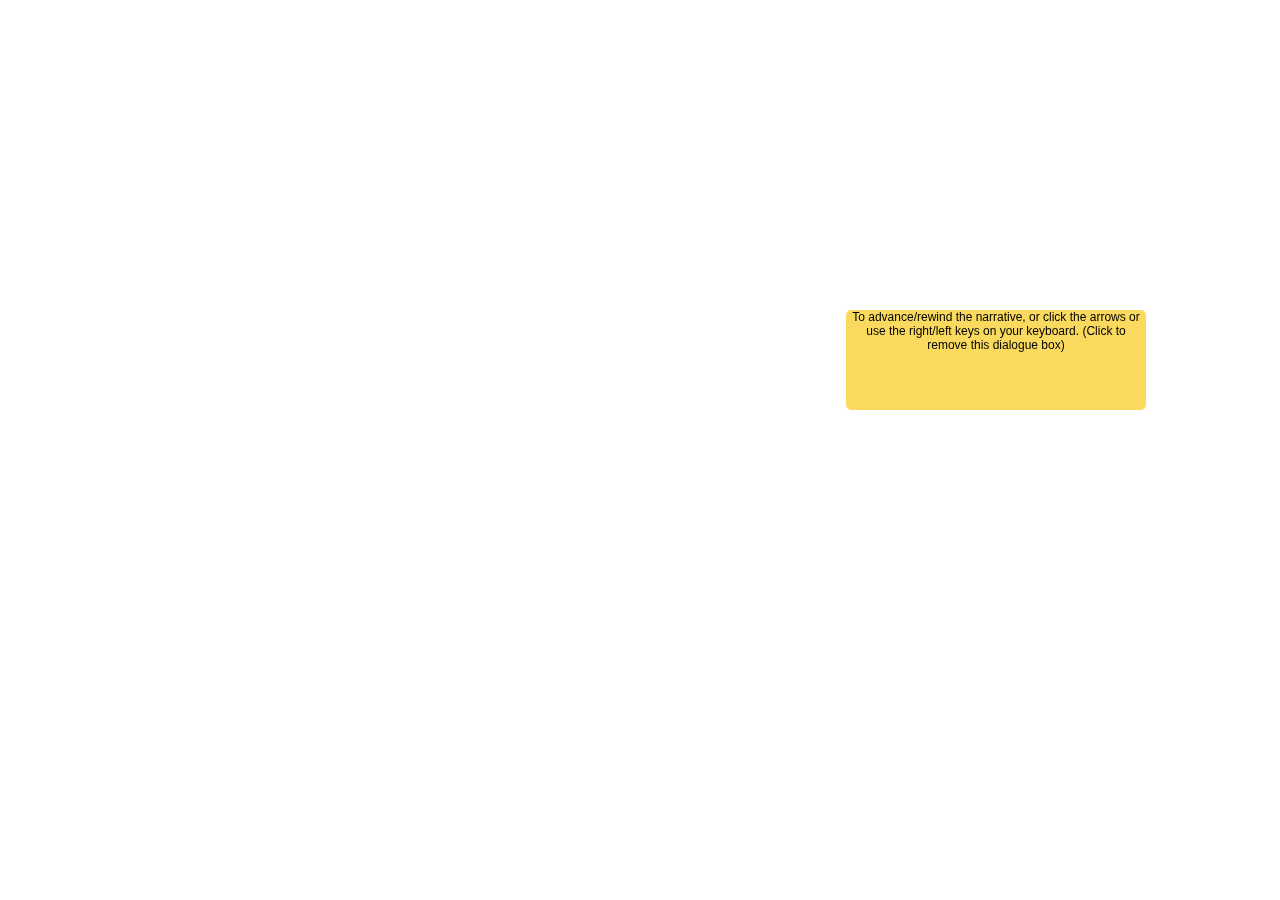
<file: docs/index.html>
<!-- References: -->
<!-- http://bl.ocks.org/d3noob/7030f35b72de721622b8 -->
<!-- http://bl.ocks.org/phoebebright/3131368 -->
<!-- onclick: https://stackoverflow.com/questions/46713258/detecting-keypress-in-d3-js -->

<!-- A general note -- this script uses d3.js v4. v3 and v4
are often not compatabile, unfortunately, so if encountering
unexpected errors...check this. -->

<!DOCTYPE html>
<meta charset="utf-8">
<head>
<!-- I personally do not like our current font choice. To edit? -->
<link rel="stylesheet" type="text/css" href="map.css">
<style type="text/css">

/* Size and style and positioning of overlay box*/
.modal {
  position: fixed;
  width: 300px;
  height: 100px;
  top: 40%;
  left: 70%;
  margin-top: -50px; /* Negative half of height. */
  margin-left: -50px; /* Negative half of width. */
  text-align: center;
  background-color: rgba(250,218,94,1);
  color: black;
  border-radius: 5px;
  text-align: center;
  z-index: 11; /* 1px higher than the overlay layer */
  word-wrap: break-word;
}

/* Arrow shape, orientiation, styling*/

#leftarrow {
    border-right:15px solid black;
    border-bottom:15px solid black;
    width:50px;
    height:50px;
    transform: rotate(135deg);
    margin-top:40px;
    margin-left:40px; /* move away from left window edge slightly */
}

#leftarrow {
  display: flex;
  margin-top: auto;
}

#arrow {
    border-right:15px solid black;
    border-bottom:15px solid black;
    width:50px;
    height:50px;
    transform: rotate(-45deg);
    margin-top:40px;
    margin-left:40px;
}

#arrow {
  display: flex;
  margin-top: auto;
}

</style>
</head>

<script src="https://d3js.org/d3.v4.min.js"></script> 
<script src="https://d3js.org/d3-scale-chromatic.v1.min.js"></script> 
<script src="https://ajax.googleapis.com/ajax/libs/jquery/3.3.1/jquery.min.js"></script> 
<!-- <script src="https://d3js.org/topojson.v2.min.js"></script> -->
<script src="https://d3js.org/d3-axis.v1.min.js"></script>
<!-- <script src="https://d3js.org/d3-drag.v1.min.js"></script> -->
<!-- <script src="https://cdn.rawgit.com/vast-engineering/jquery-popup-overlay/1.7.13/jquery.popupoverlay.js"></script> -->
<script src="js/keybinding.js"></script>
<!-- <script src="xkcdgraphs/xkcd.js"></script> -->
<!-- <script src="xkcdgraphs/parser.js"></script> -->

<script src="js/draw.js"></script>
<body onclick="off()" onresize="off()">

   <div class="modal" id="overlay"> 
    To advance/rewind the narrative, or click the arrows or use the right/left keys on your keyboard.
    (Click to remove this dialogue box)
    </div>
  

</body>

<script type="text/javascript">
// Overlay control:
function on() {
  document.getElementById("overlay").style.display = "block";
};
function off() {
  document.getElementById("overlay").style.display = "none";
}

// Layout page with CSS grid
// Add 'tutorial' with HTML overlay
// On click, increment count variable and move through steps of the story, each of which is
// outlined in its own function?

// Set up grid, on which we can place objects.
var grid = d3.select("body")
  .append("div")
  .attr("id", "grid")
  .attr("class", "grid");

// Initial text    
// In future, select 'title_text' to replace this headline.
grid
  .append("div")
  .attr("class", "row_divs")
  .append("h1")
  .attr("id", "title_text")
  .text("The unemployment rate has recovered since the financial crisis.");

// Global variables, setup, housekeeping.
var margin = {top: 20, right: 20, bottom: 50, left: 100},
  width = 960 - margin.left - margin.right,
  height = 500 - margin.top - margin.bottom;
var parseTime = d3.timeParse("%Y-%m-%d");
var parseYear = d3.timeParse("%Y");
var percentFormat = d3.format(".1%"); 
transitionTime = 300; // What feels best? Should it always be the same?
how_far_below_min_for_y_scale = .1 // We don't want y axis to start 
                                   // at the minimum value, so use this
                                   // parameter to extend axis a bit below 
                                   // minimum value.

// Add left arrow. By appending this before the chart
// svg, it automatically goes to the left.
var chart_and_controls = grid.append("div").attr('id','chart_and_controls');
var leftarrow = chart_and_controls.append("div").attr("id", "leftarrow");

// SVG element contains our main chart.
var svg = chart_and_controls.append("div").append("svg")
  .attr('id', 'emp_chart')
  .attr("width", width + margin.left + margin.right)
  .attr("height", height + margin.top + margin.bottom)
  .append("g")
  .attr("transform",
        "translate(" + margin.left + "," + margin.top + ")");

// D3 code.

// Import the data.
d3.csv("data/employment.csv", function(error, data) {
	d3.csv("data/lf_education.csv", function(error2, data2) {
    d3.csv("data/labor.csv", function(error2, data3) {
		// lf demographic data by education from
		// https://www.bls.gov/opub/mlr/2016/article/pdf/labor-force-participation-what-has-happened-since-the-peak.pdf
  		if (error) throw error;

  // D3 scales
  // (use xx and yy as names to differentiate 
  // between x and y components of d3.line())
  var xx = d3.scaleTime().range([0, width]);
  var yy = d3.scaleLinear().range([height, 0]);

  data.forEach(function(d) {
    d.date = parseTime(d.DATE);
    d.unrate = +d.UNRATE/100; // Divide by 100 to format as %.
    d.notinLF = +d.notinLF/100;//+d.LFPR;
    d.m_not_lfpr = +d.m_not_lfpr/100;
    d.w_not_lfpr = +d.w_not_lfpr/100;
  });

  data2.forEach(function(d) {
    d.year = parseYear(d.year);
    d.lessHS = +d.lessHS_adj/100;
    d.HS = +d.HS_adj/100;
    d.some_college = +d.some_college_adj/100;
    d.AD = +d.AD_adj/100;
    d.BD = +d.BD_adj/100;
  });

  data3.forEach(function(d) {
    d.supply = +d.supply;
    d.demand = +d.demand;
    d.hours = +d.hours;
    console.log(d)
  });

  addInitialAxes(xx, yy, data, 'date', 'unrate','Date', 'Percent (%)');

// On right arrow key, progress thru story. 
  function story(){
    if (count == 0 ) {
      change_slide_title('The unemployment rate has recovered since the financial crisis.');
      fade_out_object('lfpr_line');
      draw_lines(data, 'date', ['unrate'], ['steelblue'], 'time', yscale_type = 'linear', ['emp_line']); 
    };
    if (count == 1 ) {
      change_slide_title('This story is incomplete, however.');
    };
    if (count == 2 ) {
      fade_out_object('#emp_line');
      replace_axis(data, yy, 
        old_axis_id = 'unemployment_axis', 
        new_axis_id = 'lfpr_axis', 
        new_series = ['notinLF'], 
        type='y');
      change_slide_title('The percent of Americans out of the labor force has been rising sharply.');
      draw_lines(data, 'date', ['notinLF'],  xscale_type = 'time', yscale_type = 'linear', ['darkred'], ['lfpr_line']); 
      draw_lines(data, 'date', ['notinLF'],  xscale_type = 'time', yscale_type = 'linear',['darkred'], ['lfpr_line2']); 
    };
    if (count == 3) {
      replace_axis(data, 
        yy, 
        old_axis_id = 'lfpr_axis', 
        new_axis_id = 'm_not_lfpr_axis', 
        new_series = ['m_not_lfpr','w_not_lfpr'],
        type='y');
      split_line(data, 'date', ['lfpr_line', 'lfpr_line2'], ['m_not_lfpr', 'w_not_lfpr'], xx, yy);
      change_slide_title('In particular, this rise has been steeper for men.');
      label_line(data, 'w_not_lfpr', yy, 'women_text', 'Women', 'green');	     
      label_line(data, 'm_not_lfpr', yy, 'men_text', 'Men', 'LightCoral');
    };
    if (count == 4) {
    	// Fade and remove women
    	fade_out_object('#w_not_lfpr'); // This doesn't fade properly?
    	d3.select('#women_text').remove();
    	d3.select('#w_not_lfpr').remove();
    	replace_axis(data, 
        yy, 
        old_axis_id = 'm_not_lfpr_axis', 
        new_axis_id = 'm_not_lfpr_axis2', 
        new_series = ['m_not_lfpr'],
        type = 'y');
		
		  d3.select('#m_not_lfpr').transition().duration(transitionTime).attr("d", d3.line() //.delay(1000)
        .x(function(d) { return xx(d['date']); })
        .y(function(d) { return yy(d['m_not_lfpr']); }))

        change_slide_title('Even after the recession\'s end, this rise has not stopped.');

        var recessionStart = new Date('February 1, 2008');
        var recessionEnd = new Date('February 1, 2010');

        var area = d3.area()
          .x(function(d){ return xx(d.date); })
          .y0(function(d) { return yy(d['m_not_lfpr']); })
          .y1(height);

        svg.append("path")
          .datum(data.filter(function(d){return recessionStart < d['date'] && d['date'] < recessionEnd;}))
          .attr("fill", "LightCoral")
          .attr("stroke-linejoin", "round")
          .attr("stroke-linecap", "round")
          .attr("stroke-width", 2.5)
          .style("opacity", 0)
     	    .transition()
          .duration(transitionTime).style("opacity", 1)
          .attr("d", area)
          .attr('id','recession_area');
    };
    if (count == 5){

      change_slide_title('In particular, we this trend varies significantly by education level.');
    	// split_line(initial_line_ids, list_of_new_lines)
      fade_out_object('#m_not_lfpr'); 
      fade_out_object('#recession_area'); 
      fade_out_object('#men_text'); 

      replace_axis(data2, 
        scale = xx, 
        old_axis_id = 'xaxis', 
        new_axis_id = 'year', 
        new_series = ['year'],
        type='x');

      replace_axis(data2, 
        scale = yy, 
        old_axis_id = 'm_not_lfpr_axis2', 
        new_axis_id = 'lessHS', 
        new_series = ['lessHS','HS','some_college','AD','BD'],
        type='y');

    	draw_lines(data = data2, 
    		x = 'year', 
    		y = ['lessHS','HS','some_college','AD','BD'],
    		xscale_type = 'time', 
    		yscale_type = 'linear',
    		color = ['#ff0000','#ff1a75','#ff8c1a','#00cc00',' #336600'], 
    		line_ids = ['lessHS','HS','some_college','AD','BD'])

    	colorz = ['#ff0000','#ff1a75','#ff8c1a','#00cc00',' #336600']
    	new_linez = ['lessHS','HS','some_college','AD','BD']
    	namez = ['Less HS','HS','Some College','Associate\'s Degree','Bachelor\'s Degree']
    	for (i = 0; i < new_linez.length; i++) { 
    		label_line(data2, new_linez[i], yy, new_linez[i], namez[i], colorz[i]); 
    	}      
    };
    if (count == 6) {
      idz = ['lessHS','HS','some_college','AD','BD']
      for (i = 0; i < idz.length; i++) { 
        fade_out_object('#'+idz[i]);
      }
      fade_out_object('#year');
      fade_out_object('#lessHS');
      change_slide_title('So why is this happening?'); // Why not centered?
      // namez = ['Less HS','HS','Some College','Associate\'s Degree','Bachelor\'s Degree']
      // for (i = 0; i < namez.length; i++) { 
      //   fade_out_object('#'+namez[i]);
      // }
      // d3.select('#Some College').remove();
    	// fade_out_object('body');
    };
    if (count == 7) {
      
    // 	// d3.select('#chart_and_controls').remove();
    // 	// d3.select('#overlay').remove(); 
    	
    // 	change_slide_title('So why is this happening?'); // Why not centered?
      
    //   // addInitialAxes(xx, yy, data, 'date', 'unrate');
    //   // draw_lines(data, 'date', ['unrate'], ['steelblue'], 'time', yscale_type = 'linear', ['emp_line']); 

      // var linearXscale = d3.scaleLinear().range([0, width]);
      // addInitialAxes(linearXscale, yy, data3, 'hours', 'wage', 'Hours worked', 'Wages');
    //   // draw_lines(data = data3, 
    //   //   x = 'hours', 
    //   //   y = ['demand','supply'],
    //   //   xscale_type = 'linear', 
    //   //   yscale_type = 'linear',
    //   //   color = ['#ff0000','green'], 
    //   //   line_ids = ['demand','supply'])
      
    };
  };

  // Draw initial lines.
  draw_lines(data, 'date', ['unrate'], xscale_type = 'time', yscale_type = 'linear', ['steelblue'], ['emp_line']); 

  var count = 0;

  // Control story with arrow keys.
  d3.select("body")
   .on("keydown", function(e) { 
      d3.event.preventDefault();  // Prevent scrolling with arrow key.
      if (d3.event.keyCode == 39) { // right arrow  
          count +=1; // progress story
          story(count);   
      };
      if (d3.event.keyCode == 37) { // left arrow  
        count -=1; // progress story. TO DO: make story backwards rewindable.
        story(count);   
      };
    });

  var arrow = chart_and_controls
    .append("div")
    .attr("id", "arrow")
    .on("click", function() {
      count+=1;
      story(count);
    }); // Add arrow to control animations.

  leftarrow.on("click", function() {
    count-=1;
    story(count);
  }); // Add story functionalities to left arrow (which we already made above.

// Close d3.csvs.
    });
  });
});

</script>
</file>
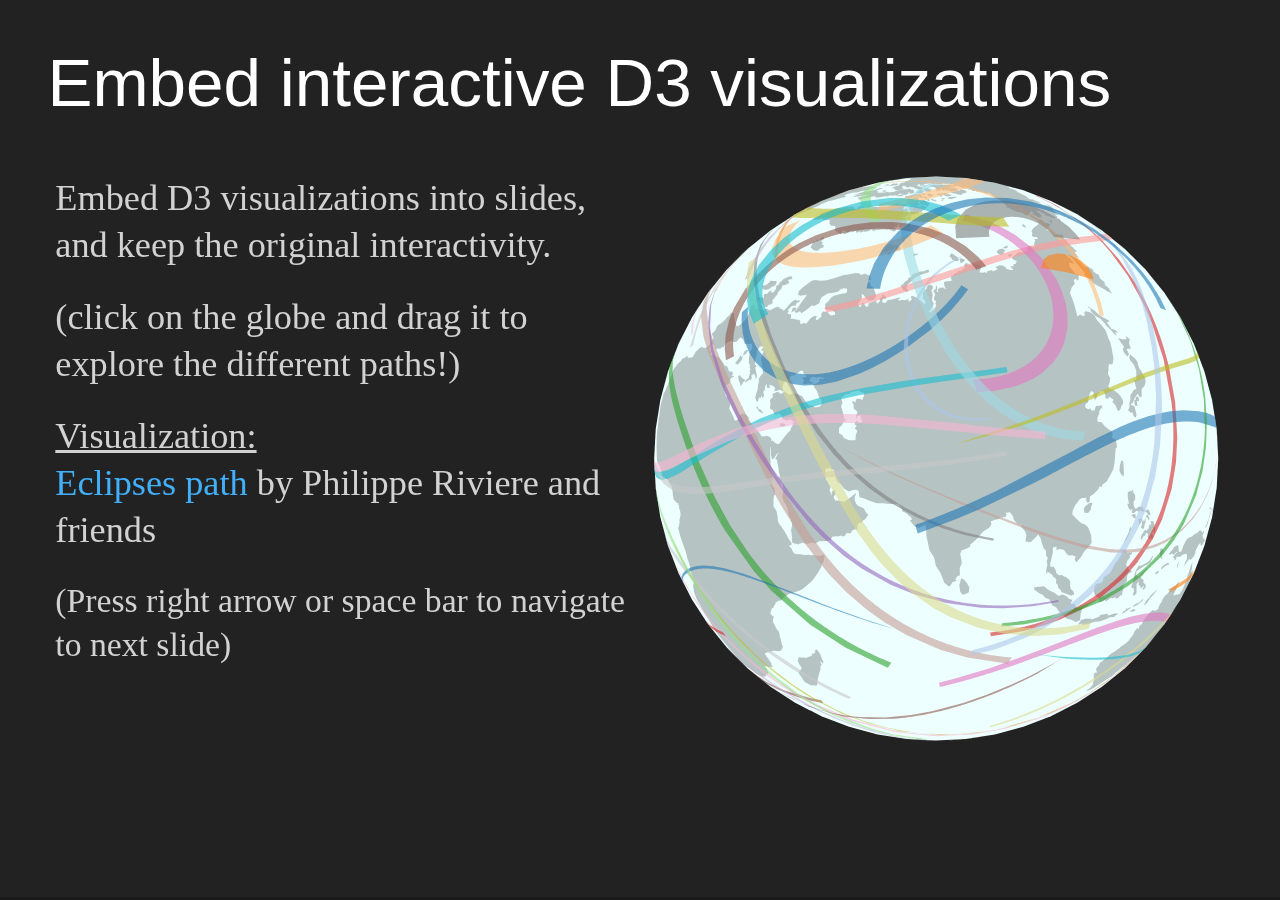
<file: docs/plugin/reveald3/demo/index.html>
<html>
<head>
    <link rel="stylesheet" href="reveal.js/css/reveal.css">
    <link rel="stylesheet" href="reveal.js/css/theme/black.css">
    <link rel="stylesheet" href="reveal.js/lib/css/zenburn.css" />
    <link rel="stylesheet" href="reveal.js/css/custom-gc.css" />
</head>
<body>
<div class="reveal">
<div class="slides">

<section>
    <h3>Embed interactive D3 visualizations</h3>
    <div class="row no-margin-top">
        <div class="col-50">
            <p>Embed D3 visualizations into slides, and keep the original interactivity.</p>
            <p>(click on the globe and drag it to explore the different paths!)</p>
            <p><span class="u">Visualization:</span><br><a href='https://bl.ocks.org/Fil/63366253a5d2f00640c15b096c29a38c' target='_blank'>Eclipses path</a> by Philippe Riviere and friends</p>
            <p class="small">(Press right arrow or space bar to navigate to next slide)</p>
        </div>
        <div class="col-50 fig-container no-margin-top" data-file="d3-fig/eclipses.html">
    </div>
  </div>
</section>

<section class="fig-container"
         data-file="d3-fig/collision-detection.html">
    <h3>Embed interactive D3 visualizations</h3>
    <div class='fancy-border' style="position: absolute; width:80%; left: 100px; top: 250px">
        You can also embed visualization into the background
    </div>
    <p style="position: absolute; left: 100px; top: 550px">
        (press right/left arrows to trigger visualization transitions)
    </p>
    <p style="position: absolute; left: 100px; top: 600px">
        Visualization adapted from <a href='https://bl.ocks.org/mbostock/3231298' target='_blank'>Collision detection</a> by Mike Bostock</p>
</section>


<section>
    <h3>Multi-visualizations are supported</h3>
    <div class="row no-margin-top">
        <div class="col-50 no-margin-top">
            <p class="no-margin-top small">
            <a href='https://bl.ocks.org/olearym/ec27b9ac1bf0da42ed8a0d533181693b' target='_blank'>Gooey effect - Hexagon</a> by Nadieh Bremer</p>
        <div class="fig-container no-margin-top" data-file="d3-fig/gooey.html"></div>
        </div>
        <div class="col-50 no-margin-top">
            <p class="no-margin-top small">
            <a href='https://bl.ocks.org/olearym/ec27b9ac1bf0da42ed8a0d533181693b' target='_blank'>Modular Multiplication Circle</a> by Megan O'Leary</p>
        <div class="fig-container no-margin-top" data-file="d3-fig/modular-multiplication.html"></div>
        </div>
</section>

<section>
    <h3>Independent transitions</h3>
    <div class="row no-margin-top">
        <div class="col-50 no-margin-top">
            <p class="no-margin-top small">
                <a href='https://bl.ocks.org/mbostock/4165404' target='_blank'>Rainbow worm</a> by Mike Bostock <br>
                <span class="big">(transition on <span class="warning">1</span> and <span class="warning">3</span>)</span>
            </p>
            <div class="fig-container no-margin-top" data-file="d3-fig/rainbow.html"></div>
        </div>
        <div class="col-50 no-margin-top">
            <p class="no-margin-top small">
                Simple bar graph <br>
                <span class="big">(transition on <span class="warning">2</span> and <span class="warning">3</span>)</span></p>
        <div class="fig-container no-margin-top" data-file="d3-fig/bar-chart.html"></div>
    </div>
    <div class="no-margin-top" style="position: absolute; top: 550px">
        <p>
            Stage transitions independently for each visualization using Reveal.js 'data-fragment-index' (press right arrow or space)
        </p>
    </div>
</section>

<section>
    <h3>Interaction with other elements</h3>

    <div class="row no-margin-top">
        <div class="col-50 no-margin-top left">
            <p class="small">You can interact with the embedded visualization using elements from the slide.</p>
            <p class="small">Click on the button to change the color of the nodes to yellow</p>
            <button class="btn-large btn-warning" id="recolorButton">Recolorize</button>
            <p class="small">Note: the staged transitions are still active (press right arrow or space)</p>
        </div>
        <div class="col-50 no-margin-top">
        <div class="fig-container no-margin-top" data-file="d3-fig/collision-detection.html"></div>
    </div>
</section>

<section>
    <h3>Works with other libraries too</h3>
    <p class="no-margin-top">Those are embedded <a href='https://emeeks.github.io/semiotic/#/' target='_blank'>semiotic</a> figures!</p>
    <p class="small" style="position: absolute; top: 550px">(press right arrow to trigger an animation on the bar)</p>
    <div class="row no-margin-top">
        <div class="col-45">
            <p class="small no-margin-top">(<a href='https://emeeks.github.io/semiotic/#/semiotic/creatingbarchart' target='_blank'>Simple bar chart example</a>)</p>
            <div class="fig-container" data-file="d3-fig/semiotic-animated-bar.html"></div>
        </div>
        <div class="col-55 no-margin-top">
            <p class="small no-margin-top">(<a href='https://emeeks.github.io/semiotic/#/semiotic/chord' target='_blank'>Chord diagram example</a>)</p>
            <div class="fig-container" data-file="d3-fig/semiotic-chord.html"></div>
        </div>
  </div>
</section>

<section>
    <h3>Works with other libraries too (2)</h3>
    <p class="no-margin-top">This is an embedded <a href='https://vega.github.io/vega-lite/' target='_blank'>vega-lite</a> figure! (with tooltip enabled)</p>
    <div class="fig-container" data-file="d3-fig/vega-lite-scatter.html"></div>
</section>

<!-- Include a beautiful website directly in your presentation -->
<section>
  <h3>Insert website pages</h3>
  <div class="row" style="margin-top: 0">
      <div class="col-45">
        <p>Full website. <br>Note: it's scrollable!</p>
        <div class="fig-container" style="height: 400px;"
         data-file="https://students.brown.edu/seeing-theory/" 
         data-scrollable="yes">
        </div>  
      </div>
      <div class="col-45">
        <p>Same website, but hid the header (via data-style)</p>
        <div  class="fig-container" style="height: 500px;" 
            data-file="https://students.brown.edu/seeing-theory/" 
            data-style="margin-top: -100px; height: 800px;">
        </div>
      </div>
  </div>
</section>

<!-- Include a beautiful website directly in your presentation -->
<section class="fig-container"
         data-file="https://students.brown.edu/seeing-theory/" 
    <div style="width: 50%; margin-left: 45% !important; background-color: #777777; font-size: 0.75em; border-radius: 20px;">
        Embed websites in the background too
    </p>
</section>

</div> <!-- slides -->
</div> <!-- Reveal -->

<script src="reveal.js/lib/js/head.min.js"></script>
<script src="reveal.js/js/reveal.js"></script>
<script>

// Full list of configuration options available at:
// https://github.com/hakimel/reveal.js#configuration
Reveal.initialize({
    controls: false,
    progress: true,
    history: true,
    center: false,
    transition: 'fade',

    // // optional configurations for reveald3
    reveald3: {

         // If the previous slide is a slide further in the deck (i.e. we come back to
         // slide from the next slide), by default the last fragment transition will be
         // triggered to to get the last state of the visualization and simulate the
         // the state the simulation was in when we left the slide. This can be
         // discarded.
         runLastState: true, //default true

         // Specifies if iframes (that host the visualization) have to be kept
         // on the slide once the slide is not active anymore (e.g.: navigating
         // to next slide). If true, the current visualization will be kept
         // active so that its state will be the one displayed if we navigate
         // back to the slide. This is false by default, as it can be the source
         // of performance issues if complex visualizations (e.g. force layout)
         // are displayed and kept in the background.
         // Also, see the runLastState option as a simpler less
         // resource-demanding alternative.
         keepIframe: false, // default: false


         // This will prefix the path attributes of the source html paths with the given path.
         // (by default "src" if set to true or with the specified path if string)
         mapPath: false, // default: false

         // If true, will try to locate the file at a fallback url without the mapPath prefix in case no file is found
         // at the stipulated url with mapPath
         tryFallbackURL: false, //default false
    },

    // Reveal.js plugins
    dependencies: [

        { src: '../reveald3.js' },

    ]
});

</script>
</body>
</html>
</file>
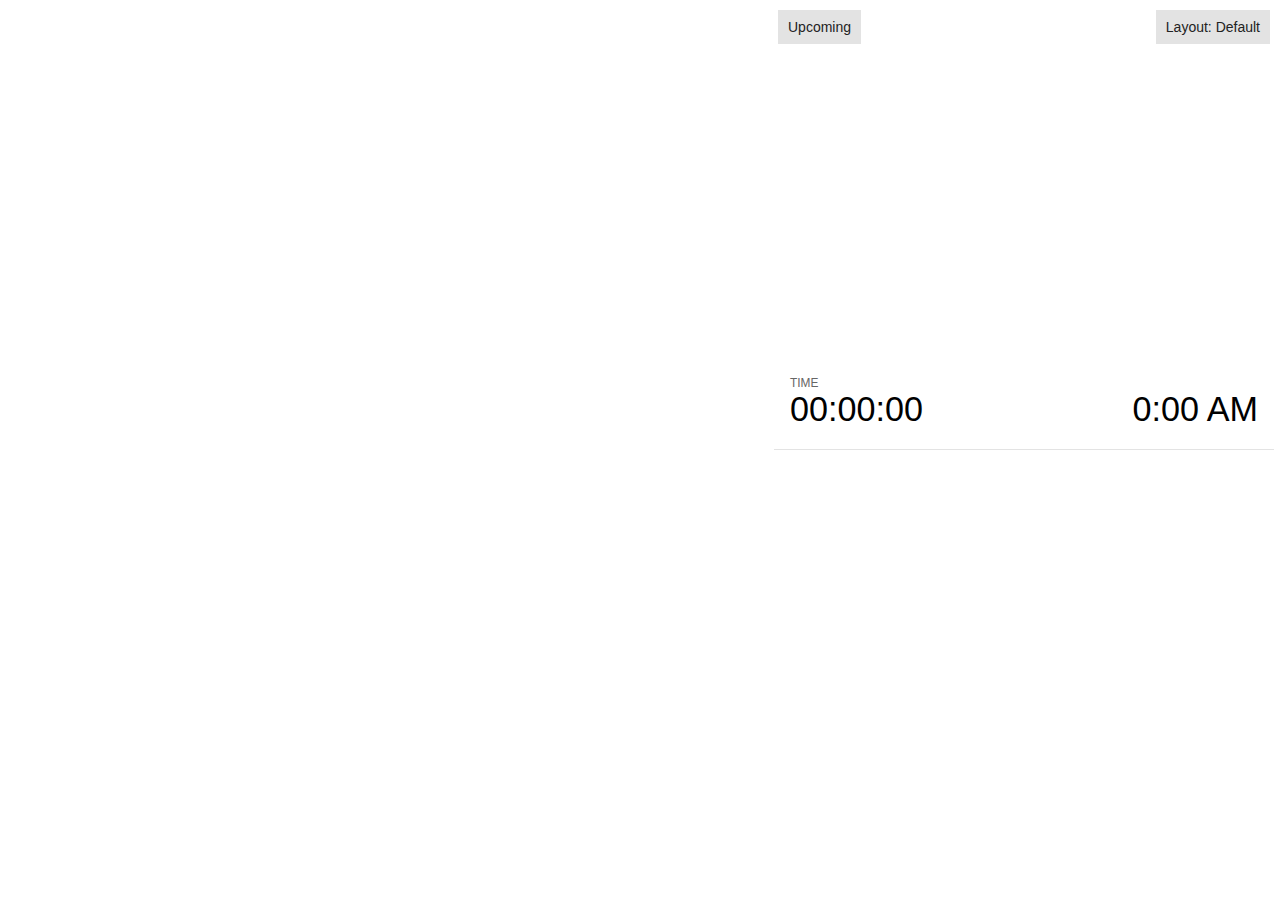
<file: docs/plugin/notes/notes.html>
<!doctype html>
<html lang="en">
	<head>
		<meta charset="utf-8">

		<title>reveal.js - Slide Notes</title>

		<style>
			body {
				font-family: Helvetica;
				font-size: 18px;
			}

			#current-slide,
			#upcoming-slide,
			#speaker-controls {
				padding: 6px;
				box-sizing: border-box;
				-moz-box-sizing: border-box;
			}

			#current-slide iframe,
			#upcoming-slide iframe {
				width: 100%;
				height: 100%;
				border: 1px solid #ddd;
			}

			#current-slide .label,
			#upcoming-slide .label {
				position: absolute;
				top: 10px;
				left: 10px;
				z-index: 2;
			}

			.overlay-element {
				height: 34px;
				line-height: 34px;
				padding: 0 10px;
				text-shadow: none;
				background: rgba( 220, 220, 220, 0.8 );
				color: #222;
				font-size: 14px;
			}

			.overlay-element.interactive:hover {
				background: rgba( 220, 220, 220, 1 );
			}

			#current-slide {
				position: absolute;
				width: 60%;
				height: 100%;
				top: 0;
				left: 0;
				padding-right: 0;
			}

			#upcoming-slide {
				position: absolute;
				width: 40%;
				height: 40%;
				right: 0;
				top: 0;
			}

			/* Speaker controls */
			#speaker-controls {
				position: absolute;
				top: 40%;
				right: 0;
				width: 40%;
				height: 60%;
				overflow: auto;
				font-size: 18px;
			}

				.speaker-controls-time.hidden,
				.speaker-controls-notes.hidden {
					display: none;
				}

				.speaker-controls-time .label,
				.speaker-controls-pace .label,
				.speaker-controls-notes .label {
					text-transform: uppercase;
					font-weight: normal;
					font-size: 0.66em;
					color: #666;
					margin: 0;
				}

				.speaker-controls-time, .speaker-controls-pace {
					border-bottom: 1px solid rgba( 200, 200, 200, 0.5 );
					margin-bottom: 10px;
					padding: 10px 16px;
					padding-bottom: 20px;
					cursor: pointer;
				}

				.speaker-controls-time .reset-button {
					opacity: 0;
					float: right;
					color: #666;
					text-decoration: none;
				}
				.speaker-controls-time:hover .reset-button {
					opacity: 1;
				}

				.speaker-controls-time .timer,
				.speaker-controls-time .clock {
					width: 50%;
				}

				.speaker-controls-time .timer,
				.speaker-controls-time .clock,
				.speaker-controls-time .pacing .hours-value,
				.speaker-controls-time .pacing .minutes-value,
				.speaker-controls-time .pacing .seconds-value {
					font-size: 1.9em;
				}

				.speaker-controls-time .timer {
					float: left;
				}

				.speaker-controls-time .clock {
					float: right;
					text-align: right;
				}

				.speaker-controls-time span.mute {
					opacity: 0.3;
				}

				.speaker-controls-time .pacing-title {
					margin-top: 5px;
				}

				.speaker-controls-time .pacing.ahead {
					color: blue;
				}

				.speaker-controls-time .pacing.on-track {
					color: green;
				}

				.speaker-controls-time .pacing.behind {
					color: red;
				}

				.speaker-controls-notes {
					padding: 10px 16px;
				}

				.speaker-controls-notes .value {
					margin-top: 5px;
					line-height: 1.4;
					font-size: 1.2em;
				}

			/* Layout selector */
			#speaker-layout {
				position: absolute;
				top: 10px;
				right: 10px;
				color: #222;
				z-index: 10;
			}
				#speaker-layout select {
					position: absolute;
					width: 100%;
					height: 100%;
					top: 0;
					left: 0;
					border: 0;
					box-shadow: 0;
					cursor: pointer;
					opacity: 0;

					font-size: 1em;
					background-color: transparent;

					-moz-appearance: none;
					-webkit-appearance: none;
					-webkit-tap-highlight-color: rgba(0, 0, 0, 0);
				}

				#speaker-layout select:focus {
					outline: none;
					box-shadow: none;
				}

			.clear {
				clear: both;
			}

			/* Speaker layout: Wide */
			body[data-speaker-layout="wide"] #current-slide,
			body[data-speaker-layout="wide"] #upcoming-slide {
				width: 50%;
				height: 45%;
				padding: 6px;
			}

			body[data-speaker-layout="wide"] #current-slide {
				top: 0;
				left: 0;
			}

			body[data-speaker-layout="wide"] #upcoming-slide {
				top: 0;
				left: 50%;
			}

			body[data-speaker-layout="wide"] #speaker-controls {
				top: 45%;
				left: 0;
				width: 100%;
				height: 50%;
				font-size: 1.25em;
			}

			/* Speaker layout: Tall */
			body[data-speaker-layout="tall"] #current-slide,
			body[data-speaker-layout="tall"] #upcoming-slide {
				width: 45%;
				height: 50%;
				padding: 6px;
			}

			body[data-speaker-layout="tall"] #current-slide {
				top: 0;
				left: 0;
			}

			body[data-speaker-layout="tall"] #upcoming-slide {
				top: 50%;
				left: 0;
			}

			body[data-speaker-layout="tall"] #speaker-controls {
				padding-top: 40px;
				top: 0;
				left: 45%;
				width: 55%;
				height: 100%;
				font-size: 1.25em;
			}

			/* Speaker layout: Notes only */
			body[data-speaker-layout="notes-only"] #current-slide,
			body[data-speaker-layout="notes-only"] #upcoming-slide {
				display: none;
			}

			body[data-speaker-layout="notes-only"] #speaker-controls {
				padding-top: 40px;
				top: 0;
				left: 0;
				width: 100%;
				height: 100%;
				font-size: 1.25em;
			}

			@media screen and (max-width: 1080px) {
				body[data-speaker-layout="default"] #speaker-controls {
					font-size: 16px;
				}
			}

			@media screen and (max-width: 900px) {
				body[data-speaker-layout="default"] #speaker-controls {
					font-size: 14px;
				}
			}

			@media screen and (max-width: 800px) {
				body[data-speaker-layout="default"] #speaker-controls {
					font-size: 12px;
				}
			}

		</style>
	</head>

	<body>

		<div id="current-slide"></div>
		<div id="upcoming-slide"><span class="overlay-element label">Upcoming</span></div>
		<div id="speaker-controls">
			<div class="speaker-controls-time">
				<h4 class="label">Time <span class="reset-button">Click to Reset</span></h4>
				<div class="clock">
					<span class="clock-value">0:00 AM</span>
				</div>
				<div class="timer">
					<span class="hours-value">00</span><span class="minutes-value">:00</span><span class="seconds-value">:00</span>
				</div>
				<div class="clear"></div>

				<h4 class="label pacing-title" style="display: none">Pacing – Time to finish current slide</h4>
				<div class="pacing" style="display: none">
					<span class="hours-value">00</span><span class="minutes-value">:00</span><span class="seconds-value">:00</span>
				</div>
			</div>

			<div class="speaker-controls-notes hidden">
				<h4 class="label">Notes</h4>
				<div class="value"></div>
			</div>
		</div>
		<div id="speaker-layout" class="overlay-element interactive">
			<span class="speaker-layout-label"></span>
			<select class="speaker-layout-dropdown"></select>
		</div>

		<script src="../../plugin/markdown/marked.js"></script>
		<script>

			(function() {

				var notes,
					notesValue,
					currentState,
					currentSlide,
					upcomingSlide,
					layoutLabel,
					layoutDropdown,
					connected = false;

				var SPEAKER_LAYOUTS = {
					'default': 'Default',
					'wide': 'Wide',
					'tall': 'Tall',
					'notes-only': 'Notes only'
				};

				setupLayout();

				window.addEventListener( 'message', function( event ) {

					var data = JSON.parse( event.data );

					// The overview mode is only useful to the reveal.js instance
					// where navigation occurs so we don't sync it
					if( data.state ) delete data.state.overview;

					// Messages sent by the notes plugin inside of the main window
					if( data && data.namespace === 'reveal-notes' ) {
						if( data.type === 'connect' ) {
							handleConnectMessage( data );
						}
						else if( data.type === 'state' ) {
							handleStateMessage( data );
						}
					}
					// Messages sent by the reveal.js inside of the current slide preview
					else if( data && data.namespace === 'reveal' ) {
						if( /ready/.test( data.eventName ) ) {
							// Send a message back to notify that the handshake is complete
							window.opener.postMessage( JSON.stringify({ namespace: 'reveal-notes', type: 'connected'} ), '*' );
						}
						else if( /slidechanged|fragmentshown|fragmenthidden|paused|resumed/.test( data.eventName ) && currentState !== JSON.stringify( data.state ) ) {

							window.opener.postMessage( JSON.stringify({ method: 'setState', args: [ data.state ]} ), '*' );

						}
					}

				} );

				/**
				 * Called when the main window is trying to establish a
				 * connection.
				 */
				function handleConnectMessage( data ) {

					if( connected === false ) {
						connected = true;

						setupIframes( data );
						setupKeyboard();
						setupNotes();
						setupTimer();
					}

				}

				/**
				 * Called when the main window sends an updated state.
				 */
				function handleStateMessage( data ) {

					// Store the most recently set state to avoid circular loops
					// applying the same state
					currentState = JSON.stringify( data.state );

					// No need for updating the notes in case of fragment changes
					if ( data.notes ) {
						notes.classList.remove( 'hidden' );
						notesValue.style.whiteSpace = data.whitespace;
						if( data.markdown ) {
							notesValue.innerHTML = marked( data.notes );
						}
						else {
							notesValue.innerHTML = data.notes;
						}
					}
					else {
						notes.classList.add( 'hidden' );
					}

					// Update the note slides
					currentSlide.contentWindow.postMessage( JSON.stringify({ method: 'setState', args: [ data.state ] }), '*' );
					upcomingSlide.contentWindow.postMessage( JSON.stringify({ method: 'setState', args: [ data.state ] }), '*' );
					upcomingSlide.contentWindow.postMessage( JSON.stringify({ method: 'next' }), '*' );

				}

				// Limit to max one state update per X ms
				handleStateMessage = debounce( handleStateMessage, 200 );

				/**
				 * Forward keyboard events to the current slide window.
				 * This enables keyboard events to work even if focus
				 * isn't set on the current slide iframe.
				 */
				function setupKeyboard() {

					document.addEventListener( 'keydown', function( event ) {
						currentSlide.contentWindow.postMessage( JSON.stringify({ method: 'triggerKey', args: [ event.keyCode ] }), '*' );
					} );

				}

				/**
				 * Creates the preview iframes.
				 */
				function setupIframes( data ) {

					var params = [
						'receiver',
						'progress=false',
						'history=false',
						'transition=none',
						'autoSlide=0',
						'backgroundTransition=none'
					].join( '&' );

					var urlSeparator = /\?/.test(data.url) ? '&' : '?';
					var hash = '#/' + data.state.indexh + '/' + data.state.indexv;
					var currentURL = data.url + urlSeparator + params + '&postMessageEvents=true' + hash;
					var upcomingURL = data.url + urlSeparator + params + '&controls=false' + hash;

					currentSlide = document.createElement( 'iframe' );
					currentSlide.setAttribute( 'width', 1280 );
					currentSlide.setAttribute( 'height', 1024 );
					currentSlide.setAttribute( 'src', currentURL );
					document.querySelector( '#current-slide' ).appendChild( currentSlide );

					upcomingSlide = document.createElement( 'iframe' );
					upcomingSlide.setAttribute( 'width', 640 );
					upcomingSlide.setAttribute( 'height', 512 );
					upcomingSlide.setAttribute( 'src', upcomingURL );
					document.querySelector( '#upcoming-slide' ).appendChild( upcomingSlide );

				}

				/**
				 * Setup the notes UI.
				 */
				function setupNotes() {

					notes = document.querySelector( '.speaker-controls-notes' );
					notesValue = document.querySelector( '.speaker-controls-notes .value' );

				}

				function getTimings() {

					var slides = Reveal.getSlides();
					var defaultTiming = Reveal.getConfig().defaultTiming;
					if (defaultTiming == null) {
						return null;
					}
					var timings = [];
					for ( var i in slides ) {
						var slide = slides[i];
						var timing = defaultTiming;
						if( slide.hasAttribute( 'data-timing' )) {
							var t = slide.getAttribute( 'data-timing' );
							timing = parseInt(t);
							if( isNaN(timing) ) {
								console.warn("Could not parse timing '" + t + "' of slide " + i + "; using default of " + defaultTiming);
								timing = defaultTiming;
							}
						}
						timings.push(timing);
					}
					return timings;

				}

				/**
				 * Return the number of seconds allocated for presenting
				 * all slides up to and including this one.
				 */
				function getTimeAllocated(timings) {

					var slides = Reveal.getSlides();
					var allocated = 0;
					var currentSlide = Reveal.getSlidePastCount();
					for (var i in slides.slice(0, currentSlide + 1)) {
						allocated += timings[i];
					}
					return allocated;

				}

				/**
				 * Create the timer and clock and start updating them
				 * at an interval.
				 */
				function setupTimer() {

					var start = new Date(),
					timeEl = document.querySelector( '.speaker-controls-time' ),
					clockEl = timeEl.querySelector( '.clock-value' ),
					hoursEl = timeEl.querySelector( '.hours-value' ),
					minutesEl = timeEl.querySelector( '.minutes-value' ),
					secondsEl = timeEl.querySelector( '.seconds-value' ),
					pacingTitleEl = timeEl.querySelector( '.pacing-title' ),
					pacingEl = timeEl.querySelector( '.pacing' ),
					pacingHoursEl = pacingEl.querySelector( '.hours-value' ),
					pacingMinutesEl = pacingEl.querySelector( '.minutes-value' ),
					pacingSecondsEl = pacingEl.querySelector( '.seconds-value' );

					var timings = getTimings();
					if (timings !== null) {
						pacingTitleEl.style.removeProperty('display');
						pacingEl.style.removeProperty('display');
					}

					function _displayTime( hrEl, minEl, secEl, time) {

						var sign = Math.sign(time) == -1 ? "-" : "";
						time = Math.abs(Math.round(time / 1000));
						var seconds = time % 60;
						var minutes = Math.floor( time / 60 ) % 60 ;
						var hours = Math.floor( time / ( 60 * 60 )) ;
						hrEl.innerHTML = sign + zeroPadInteger( hours );
						if (hours == 0) {
							hrEl.classList.add( 'mute' );
						}
						else {
							hrEl.classList.remove( 'mute' );
						}
						minEl.innerHTML = ':' + zeroPadInteger( minutes );
						if (hours == 0 && minutes == 0) {
							minEl.classList.add( 'mute' );
						}
						else {
							minEl.classList.remove( 'mute' );
						}
						secEl.innerHTML = ':' + zeroPadInteger( seconds );
					}

					function _updateTimer() {

						var diff, hours, minutes, seconds,
						now = new Date();

						diff = now.getTime() - start.getTime();

						clockEl.innerHTML = now.toLocaleTimeString( 'en-US', { hour12: true, hour: '2-digit', minute:'2-digit' } );
						_displayTime( hoursEl, minutesEl, secondsEl, diff );
						if (timings !== null) {
							_updatePacing(diff);
						}

					}

					function _updatePacing(diff) {

						var slideEndTiming = getTimeAllocated(timings) * 1000;
						var currentSlide = Reveal.getSlidePastCount();
						var currentSlideTiming = timings[currentSlide] * 1000;
						var timeLeftCurrentSlide = slideEndTiming - diff;
						if (timeLeftCurrentSlide < 0) {
							pacingEl.className = 'pacing behind';
						}
						else if (timeLeftCurrentSlide < currentSlideTiming) {
							pacingEl.className = 'pacing on-track';
						}
						else {
							pacingEl.className = 'pacing ahead';
						}
						_displayTime( pacingHoursEl, pacingMinutesEl, pacingSecondsEl, timeLeftCurrentSlide );

					}

					// Update once directly
					_updateTimer();

					// Then update every second
					setInterval( _updateTimer, 1000 );

					function _resetTimer() {

						if (timings == null) {
							start = new Date();
						}
						else {
							// Reset timer to beginning of current slide
							var slideEndTiming = getTimeAllocated(timings) * 1000;
							var currentSlide = Reveal.getSlidePastCount();
							var currentSlideTiming = timings[currentSlide] * 1000;
							var previousSlidesTiming = slideEndTiming - currentSlideTiming;
							var now = new Date();
							start = new Date(now.getTime() - previousSlidesTiming);
						}
						_updateTimer();

					}

					timeEl.addEventListener( 'click', function() {
						_resetTimer();
						return false;
					} );

				}

				/**
				 * Sets up the speaker view layout and layout selector.
				 */
				function setupLayout() {

					layoutDropdown = document.querySelector( '.speaker-layout-dropdown' );
					layoutLabel = document.querySelector( '.speaker-layout-label' );

					// Render the list of available layouts
					for( var id in SPEAKER_LAYOUTS ) {
						var option = document.createElement( 'option' );
						option.setAttribute( 'value', id );
						option.textContent = SPEAKER_LAYOUTS[ id ];
						layoutDropdown.appendChild( option );
					}

					// Monitor the dropdown for changes
					layoutDropdown.addEventListener( 'change', function( event ) {

						setLayout( layoutDropdown.value );

					}, false );

					// Restore any currently persisted layout
					setLayout( getLayout() );

				}

				/**
				 * Sets a new speaker view layout. The layout is persisted
				 * in local storage.
				 */
				function setLayout( value ) {

					var title = SPEAKER_LAYOUTS[ value ];

					layoutLabel.innerHTML = 'Layout' + ( title ? ( ': ' + title ) : '' );
					layoutDropdown.value = value;

					document.body.setAttribute( 'data-speaker-layout', value );

					// Persist locally
					if( supportsLocalStorage() ) {
						window.localStorage.setItem( 'reveal-speaker-layout', value );
					}

				}

				/**
				 * Returns the ID of the most recently set speaker layout
				 * or our default layout if none has been set.
				 */
				function getLayout() {

					if( supportsLocalStorage() ) {
						var layout = window.localStorage.getItem( 'reveal-speaker-layout' );
						if( layout ) {
							return layout;
						}
					}

					// Default to the first record in the layouts hash
					for( var id in SPEAKER_LAYOUTS ) {
						return id;
					}

				}

				function supportsLocalStorage() {

					try {
						localStorage.setItem('test', 'test');
						localStorage.removeItem('test');
						return true;
					}
					catch( e ) {
						return false;
					}

				}

				function zeroPadInteger( num ) {

					var str = '00' + parseInt( num );
					return str.substring( str.length - 2 );

				}

				/**
				 * Limits the frequency at which a function can be called.
				 */
				function debounce( fn, ms ) {

					var lastTime = 0,
						timeout;

					return function() {

						var args = arguments;
						var context = this;

						clearTimeout( timeout );

						var timeSinceLastCall = Date.now() - lastTime;
						if( timeSinceLastCall > ms ) {
							fn.apply( context, args );
							lastTime = Date.now();
						}
						else {
							timeout = setTimeout( function() {
								fn.apply( context, args );
								lastTime = Date.now();
							}, ms - timeSinceLastCall );
						}

					}

				}

			})();

		</script>
	</body>
</html>
</file>
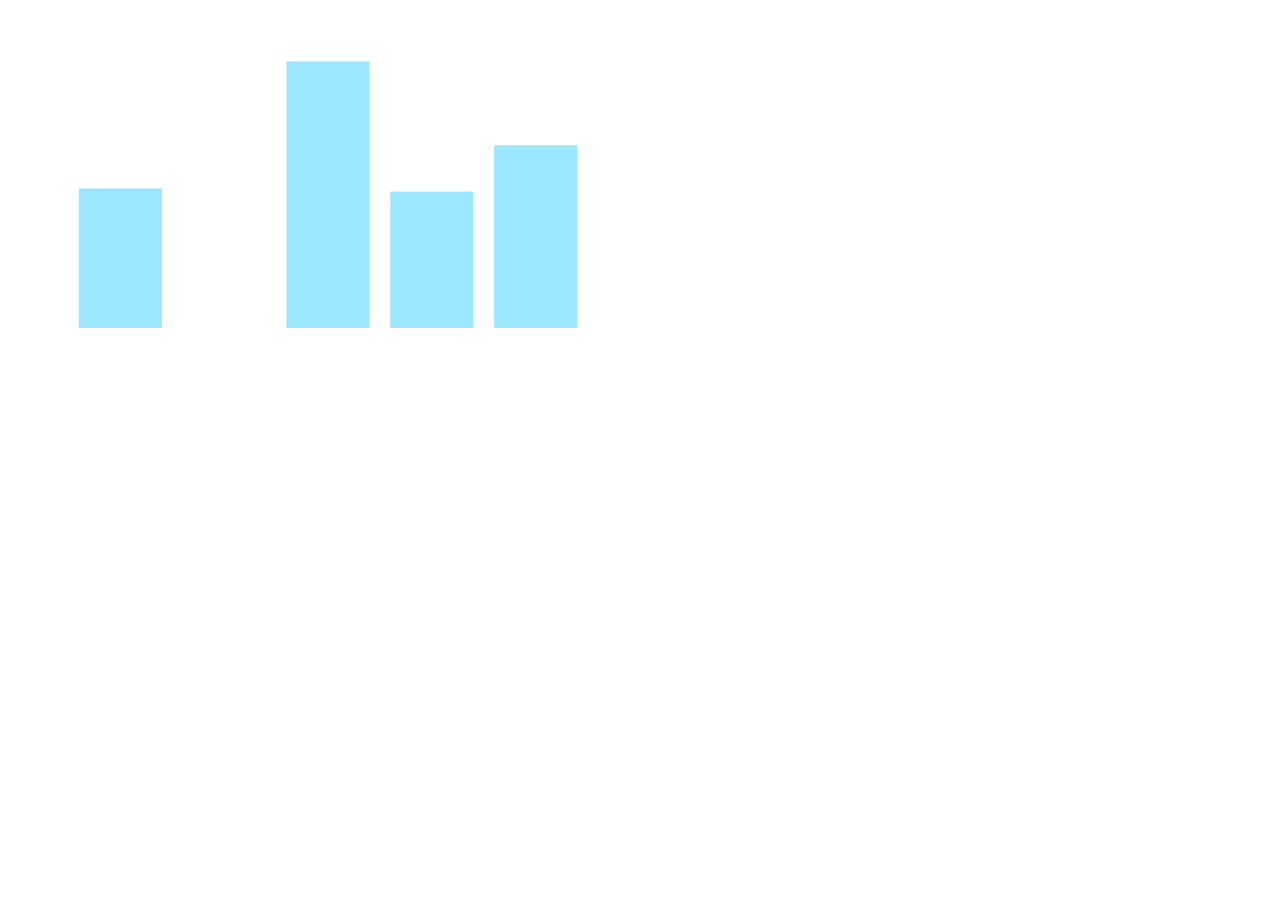
<file: docs/plugin/reveald3/demo/d3-fig/bar-chart.html>
<!DOCTYPE html>
<meta charset="utf-8">
<style>

.axisWhite line{
  stroke: white;
}

.axisWhite path{
  stroke: white;
}

.axisWhite text{
  fill: white;
} 

</style>
<script src="js/d3.v4.min.js"></script>
<body>


<script>
const data = [
  {name: 'Alice', math: 45,   science: 62,   language: 54},
  {name: 'Billy', math: null, science: 34,   language: 85},
  {name: 'Cindy', math: 86,   science: 48,   language: null},
  {name: 'David', math: 44,   science: null, language: 65},
  {name: 'Emily', math: 59,   science: 73,   language: 29}
];


const margin = { top: 10, right: 10, bottom: 30, left: 50 };
const width = 600 - margin.left - margin.right;
const height = 350 - margin.top - margin.bottom;


const svg = d3.select('body')
  .append('svg')
    .attr('width', width + margin.left + margin.right)
    .attr('height', height + margin.top + margin.bottom)
  .append('g')
    .attr('transform', `translate(${margin.left}, ${margin.top})`);


const xScale = d3.scaleBand()
  .domain(data.map(d => d.name))
  .range([0, width])
  .padding(0.2);
svg
  .append('g')
    .attr('transform', `translate(0, ${height})`)
    .attr("class", "axisWhite")
  .call(d3.axisBottom(xScale))
  .selectAll("text")
      .style("text-anchor", "middle")
      .style("font-size","2.2em")
      .style("font-family", "Raleway")
      .style("fill","white");

const yScale = d3.scaleLinear()
  .domain([0, 100])
  .range([height, 0]);

svg
  .append('g')
  .attr("class", "axisWhite")
  .call(d3.axisLeft(yScale))
  .selectAll("text")
      .style("text-anchor", "right")
      .style("font-size","1.5em")
      .style("font-family", "Raleway")
      .style("fill","white");


function render (subject = 'math') {
  const update = svg.selectAll('rect')
    // .data(data.filter(d => d[subject]), d => d.name); //filter out name with no data
    .data(data); // add all the data even if zero. Needed for transition

  update.exit()
    .remove();

  update
    .transition() // NEW
    .duration(500) // Also NEW
    .attr('y', d => yScale(d[subject]))
    .attr('height', d => height - yScale(d[subject]));


  update
    .enter()
    .append('rect')
    .style('fill', '#9BE7FF')
    .attr('x', d => xScale(d.name))
    .attr('width', d => xScale.bandwidth())
    .attr('y', d => yScale(d[subject]))
    .attr('height', d => height - yScale(d[subject]));

}

render();

var _transitions = [
      {
        transitionForward: () => render("science"),
        transitionBackward: () => render("math"),
        index: 1
      },
      {
        transitionForward: () => render("language"),
        index: 2
      }
    ]

</script>
</body>
</html>
</file>
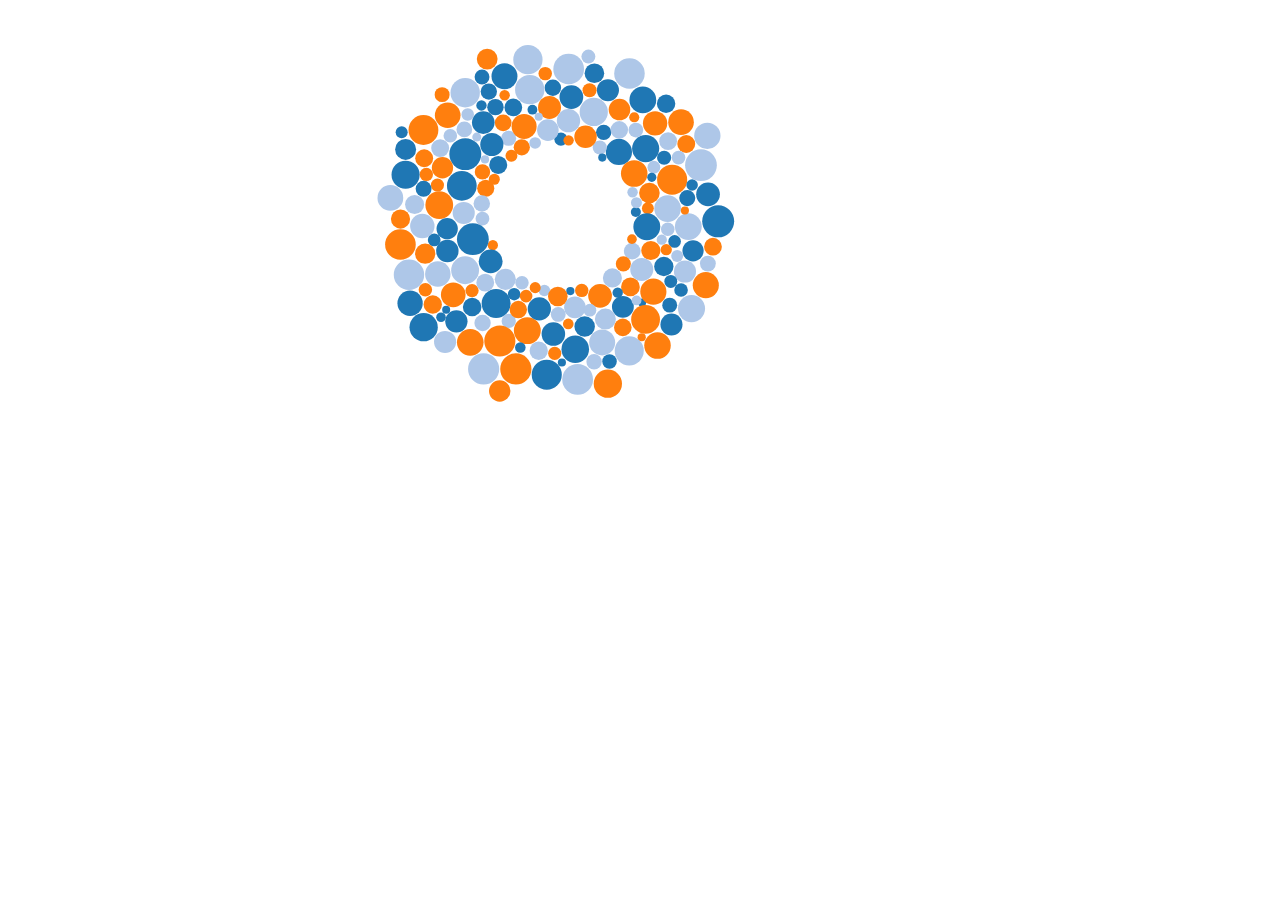
<file: docs/plugin/reveald3/demo/d3-fig/collision-detection.html>
<!-- Source: modified from https://bl.ocks.org/mbostock/3231298 -->

<!DOCTYPE html>
<body>
<script src="js/d3.v4.min.js"></script>
<script>

    const width = window.innerWidth;
    const height = Math.min(500, window.innerHeight);

    const nNodes = 200
    let nodes = d3.range(nNodes).map(function() { let radius = Math.random() * 12 + 4;return {r: radius, originalRadius: radius}; })
    const root = nodes[0];
    const color = d3.scaleOrdinal().range(d3.schemeCategory20)

    root.radius = 0;
    root.fixed = true;

    const forceX = d3.forceX(width / 2).strength(0.015)
    const forceY = d3.forceY(height / 2).strength(0.015)


    const force = d3.forceSimulation()
      .velocityDecay(0.2)
      .force("x", forceX)
      .force("y", forceY)
      .force("collide", d3.forceCollide().radius(d => {
        if(d === root){
          return Math.random() * 20 + 60;
        }
        return d.r + 0.5;
      })
      .iterations(5))
      .nodes(nodes)
      .on("tick", ticked);

    const svg = d3.select("body").append("svg")
      .attr("width", width)
      .attr("height", height);

    const nodeCircles = svg.selectAll("circle")
        .data(nodes.slice(1))
        .enter().append("circle")
        .attr("r", function(d) { return d.r; })
        .style("fill", function(d, i) { return color(i % 3); });

    function ticked(e) {
        svg.selectAll("circle")
            .attr("cx", function(d) { return d.x; })
            .attr("cy", function(d) { return d.y; });
    };

    svg.on("mousemove", function() {
        let p1 = d3.mouse(this);
        root.fx = p1[0];
        root.fy = p1[1];
        force.alphaTarget(0.3).restart();//reheat the simulation
    });

    function shuffleColor(n){
      d3.selectAll("circle")
          .transition().duration(400)
          .style("fill", (d, i) => color(i % n))
    }

    function shufleColorAndResize(n, min, max){
      d3.selectAll("circle")
          .transition().duration(400)
          .style("fill", (d, i) => color(i % n))
          .attr("r", d => d.originalRadius +  Math.random() * (max - min))
    }

    function colorize(color){
       d3.selectAll("circle")
           .transition().duration(400)
           .style("fill", (d, i) => color)
     }

    let slideNode = Array.prototype.slice.call(window.parent.document.querySelectorAll('section')).filter(d => d.className.includes("present"))[0]
    let button = d3.select(slideNode)
      .select('#recolorButton');

    button.on('click', function() {
      colorize("yellow")
    })

    var _transitions = [
      {
        transitionForward: () => shufleColorAndResize(10, 1, 1),
        transitionBackward: () => shufleColorAndResize(3, 1, 1),
        index: 0
      },
      {
        transitionForward: () => shufleColorAndResize(10, 0.1, 6),
        index: 1
      },
    ]
</script>
</file>
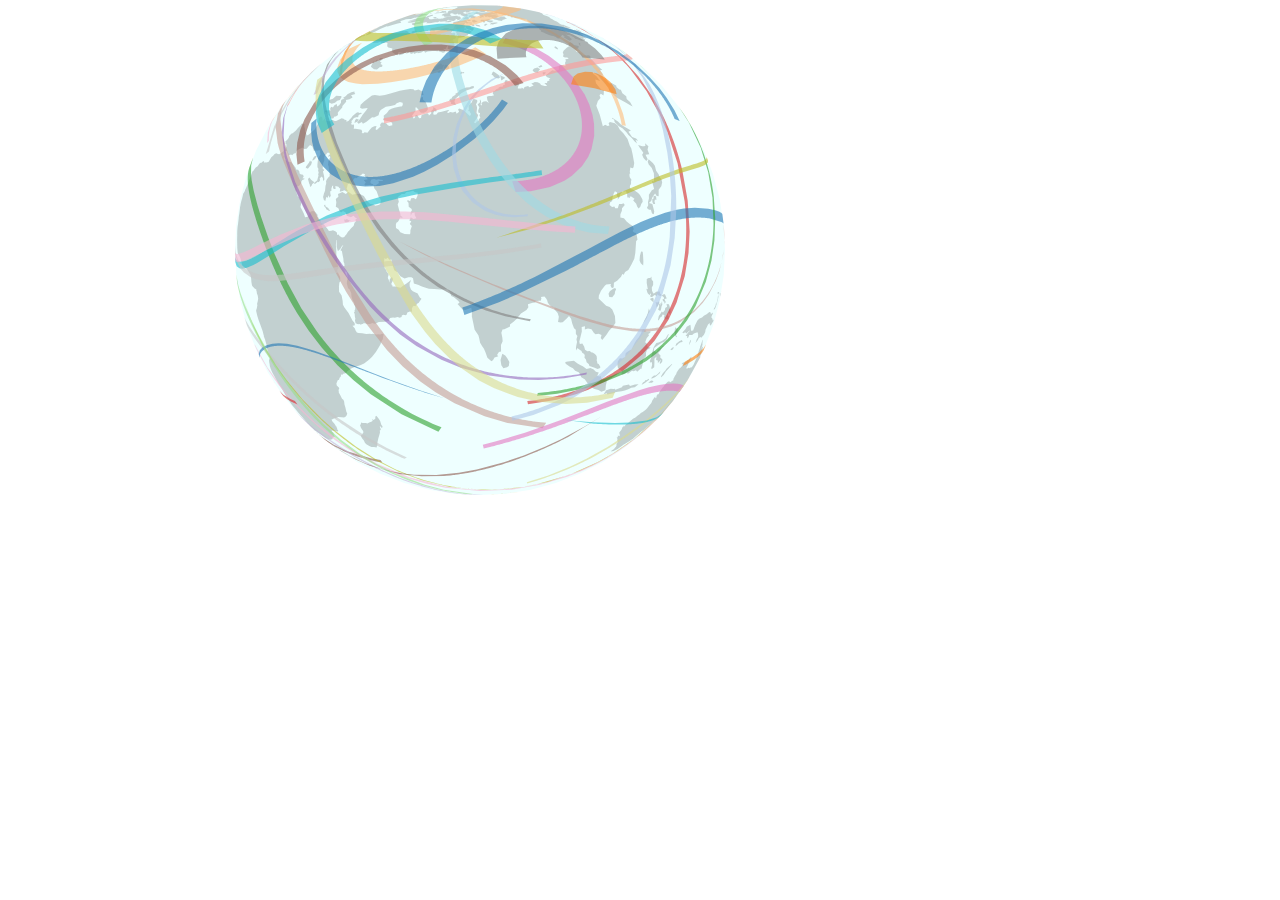
<file: docs/plugin/reveald3/demo/d3-fig/eclipses.html>
<!DOCTYPE html>
<html>
<head>
  <meta charset="utf-8">
  <script src="js/d3.v4.min.js"></script>
  <script src="js/topojson.min.js"></script>
  
	<style>
    body {margin:0;}
    svg {
      cursor: move; /* fallback if grab cursor is unsupported */
      cursor: grab;
      cursor: -moz-grab;
      cursor: -webkit-grab;
    }
    svg.dragging {
      cursor: grabbing;
      cursor: -moz-grabbing;
      cursor: -webkit-grabbing;
    }
    #sphere {
      fill: #eff;
    }
    textPath {
      font-weight: bold;
      font-family: sans-serif;
      font-size: large;
    }
	</style>
</head>
<body>
  <script>
const margin = 5;

const svg = d3.select("body").append("svg");

const sphere = svg
  .append("path")
  .attr("id", "sphere")
  .datum({ type: "Sphere" });

const land = svg.append("path");

const eclipsesg = svg.append("g").classed("eclipses", true);

const label = svg
  .append("text")
  .attr("dy", -2)
  .append("textPath")
  .style("text-anchor", "middle");

const projection = d3
  .geoOrthographic() //   .geoGnomonic().clipAngle(70)
  .rotate([-80, -35]);

const path = d3.geoPath().projection(projection);

const color = d3.scaleOrdinal(d3.schemeCategory20);

function draw() {
  const width = Math.min(960, window.innerWidth),
    height = Math.min(500, window.innerHeight);
  projection.fitExtent([[margin, margin], [width - margin, height - margin]], {
    type: "Sphere"
  });
  svg.attr("width", width).attr("height", height);
  svg.selectAll("path")
    .attr("d", path);
  eclipsesg.selectAll('path').style('fill-opacity', 0.6);

  const tp = d3.select(label.attr("xlink:href"));
  if (!tp.size()) return;
  // find which way is up
  tp.attr('d', path).style('fill-opacity', 1);
  const l = tp.node().getTotalLength(),
    up = tp.node().getPointAtLength(0.26 * l).x > tp.node().getPointAtLength(0.24 * l).x;
  label
    .attr("startOffset", up ? "25%" : "75%")
    .text(d => (l > 360 ? d : l > 180 ? d.substring(0, 4) : ""));
}

// "https://unpkg.com/world-atlas/world/110m.json"
d3.json("eclipses-110m.json", (err, world) => {
  land.datum(topojson.feature(world, world.objects.land))
  .attr('opacity', 0.01)
  .transition()
  .duration(2000)
  .attr('opacity', 1);

  draw();
});

d3.json("eclipses.json", (err, eclipses) => {
  eclipses = topojson.feature(eclipses, eclipses.objects.eclipses);

  eclipsesg
    .selectAll("path")
    .data(eclipses.features)
    .enter()
    .append("path")
    .style("fill", (d, i) => color(i))
    .attr("id", (d, i) => "d" + i)
    .on("mouseover click", function(d, i) {
      label
        .attr("xlink:href", "#d" + i)
        .datum(d.properties.Date)
        .style("fill", color(i));
    });
  draw();
});

draw();
</script>

<!-- d3.inertia starts here -->
<!-- <script src="https://cdn.jsdelivr.net/combine/npm/versor,npm/d3-inertia"></script> -->
<script src="js/versor-inertia.min.js"></script>

<script>
var inertia = d3.geoInertiaDrag(svg, draw);
d3.timer(function(e) {
  if (inertia.timer) return;
  var rotate = projection.rotate();
  projection.rotate([rotate[0] + 0.12, rotate[1], rotate[2]]);
  draw();
});
</script>
</body>
</html>
</file>
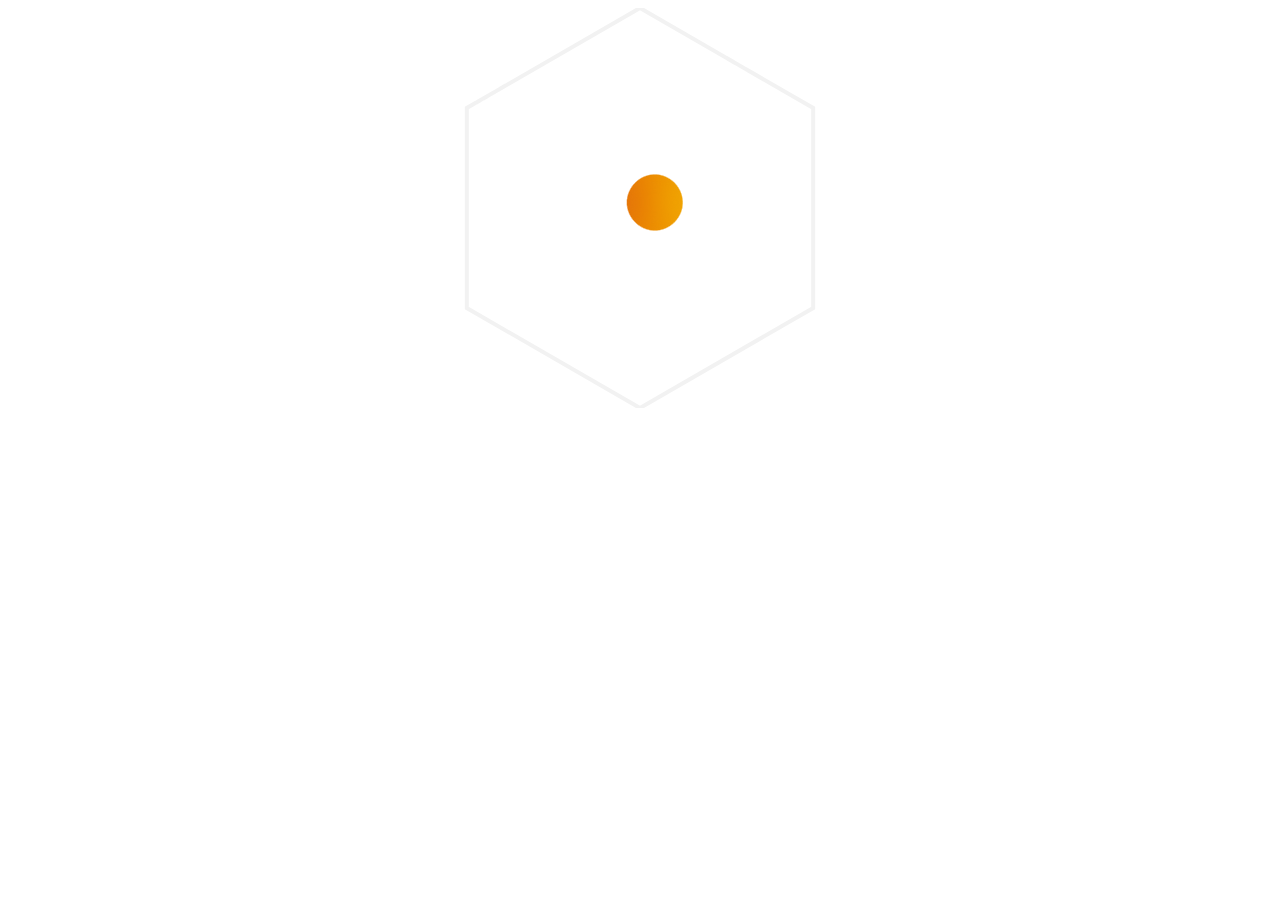
<file: docs/plugin/reveald3/demo/d3-fig/gooey.html>
<!DOCTYPE html>
<html>
	<head>
		<meta charset="utf-8">
		
		<!-- D3.js -->
		<script src="js/d3.v3.min.js" charset="utf-8"></script>
		
		<style>
			body {
				text-align: center;
			}
		</style>

	</head>	
	<body>

		<div id="hexagon"></div>

		<script language="javascript" type="text/javascript">

			///////////////////////////////////////////////////////////////////////////
			//////////////////// Set up and initiate svg containers ///////////////////
			///////////////////////////////////////////////////////////////////////////	

			var margin = {
				top: 0,
				right: 0,
				bottom: 0,
				left: 0
			};
			var width = Math.min(400, window.innerWidth - margin.left - margin.right - 10),
				height = Math.min(400, window.innerHeight - margin.top - margin.bottom - 20);
						
			//SVG container
			var svg = d3.select('#hexagon')
				.append("svg")
				.attr("width", width + margin.left + margin.right)
				.attr("height", height + margin.top + margin.bottom)
				.append("g")
				.attr("transform", "translate(" + margin.left + "," + margin.top + ")");

			///////////////////////////////////////////////////////////////////////////
			/////////////////////// Calculate hexagon variables ///////////////////////
			///////////////////////////////////////////////////////////////////////////	

			var SQRT3 = Math.sqrt(3),
				hexRadius = Math.min(width, height)/2,
				hexWidth = SQRT3 * hexRadius,
				hexHeight = 2 * hexRadius;
			var hexagonPoly = [[0,-1],[SQRT3/2,0.5],[0,1],[-SQRT3/2,0.5],[-SQRT3/2,-0.5],[0,-1],[SQRT3/2,-0.5]];
			var hexagonPath = "m" + hexagonPoly.map(function(p){ return [p[0]*hexRadius, p[1]*hexRadius].join(','); }).join('l') + "z";
			
			///////////////////////////////////////////////////////////////////////////
			///////////////////////////// Create filter ///////////////////////////////
			///////////////////////////////////////////////////////////////////////////	

			//SVG filter for the gooey effect
			//Code taken from http://tympanus.net/codrops/2015/03/10/creative-gooey-effects/
			var defs = svg.append("defs");
			var filter = defs.append("filter").attr("id","gooeyCodeFilter");
			filter.append("feGaussianBlur")
				.attr("in","SourceGraphic")
				.attr("stdDeviation","10")
				//to fix safari: http://stackoverflow.com/questions/24295043/svg-gaussian-blur-in-safari-unexpectedly-lightens-image
				.attr("color-interpolation-filters","sRGB") 
				.attr("result","blur");
			filter.append("feColorMatrix")
				.attr("in","blur")
				.attr("mode","matrix")
				.attr("values","1 0 0 0 0  0 1 0 0 0  0 0 1 0 0  0 0 0 19 -9")
				.attr("result","gooey");

			//Create a gradient for the fill
			var colors = ["#490A3D","#BD1550","#E97F02","#F8CA00","#8A9B0F"];
			defs.append("linearGradient")
				.attr("id", "gradientRainbow")
				.attr("gradientUnits", "userSpaceOnUse") 
				.attr("x1", -hexWidth/2*0.85).attr("y1", 0)
				.attr("x2", hexWidth/2*0.85).attr("y2", 0)
				.selectAll("stop") 
				.data(d3.range(colors.length))                  
				.enter().append("stop") 
				.attr("offset", function(d,i) { return (i/(colors.length-1)*100) + "%"; })   
				.attr("stop-color", function(d) { return colors[d]; });

			//Create a clip path that is the same as the top hexagon
			defs.append("clipPath")
		        .attr("id", "clip")
		        .append("path")
		        .attr("d", "M" + (width/2) + "," + (height/2) + hexagonPath);
		
			///////////////////////////////////////////////////////////////////////////
			////////////////////// Place circles inside hexagon ///////////////////////
			///////////////////////////////////////////////////////////////////////////	

		    //First append a group for the clip path, then a new group that can be transformed
			var circleWrapper = svg.append("g")
				.attr("clip-path", "url(#clip")
				.style("clip-path", "url(#clip)") //make it work in safari
				.append("g")
				.attr("transform", "translate(" + (width/2) + "," + (height/2) + ")")
				.style("filter", "url(#gooeyCodeFilter)");

			//Create dataset with random initial positions
			randStart = [];
			for(var i = 0; i < 30; i++) {
				randStart.push({
					rHex: Math.random() * hexWidth,
					theta: Math.random() * 2 * Math.PI,
					r: 15 + Math.random() * 25
				});
			}//for i

		    var circle = circleWrapper.selectAll(".dots")
		    	.data(randStart)
		    	.enter().append("circle")
		    	.attr("class", "dots")
		    	.attr("cx", function(d) { return d.rHex * Math.cos(d.theta); })
		    	.attr("cy", function(d) { return d.rHex * Math.sin(d.theta); })
		      	.attr("r", 0)
		      	.style("fill", "url(#gradientRainbow)")
				.style("opacity", 1)
				.each(move);

			circle.transition("grow")
				.duration(function(d,i) { return Math.random()*2000+500; })
				.delay(function(d,i) { return Math.random()*3000;})
				.attr("r", function(d,i) { return d.r; });

			///////////////////////////////////////////////////////////////////////////
			///////////////////////// Place Hexagon in center /////////////////////////
			///////////////////////////////////////////////////////////////////////////	

			//Place a hexagon on the scene
			svg.append("path")
				.attr("class", "hexagon")
				.attr("d", "M" + (width/2) + "," + (height/2) + hexagonPath)
				.style("stroke", "#F2F2F2")
				.style("stroke-width", "4px")
				.style("fill", "none");

			///////////////////////////////////////////////////////////////////////////
			////////////////////// Circle movement inside hexagon /////////////////////
			///////////////////////////////////////////////////////////////////////////	

			//General idea from Maarten Lambrecht's block: http://bl.ocks.org/maartenzam/f35baff17a0316ad4ff6
			function move(d) {
				var currentx = parseFloat(d3.select(this).attr("cx")),
					radius = d.r;

				//Randomly define which quadrant to move next
				var sideX = currentx > 0 ? -1 : 1,
					sideY = Math.random() > 0.5 ? 1 : -1,
					randSide = Math.random();

				var newx,
					newy;

				//Move new locations along the vertical sides in 33% of the cases
				if (randSide > 0.66) {
					newx = sideX * 0.5 * SQRT3 * hexRadius - sideX*radius;
					newy = sideY * Math.random() * 0.5 * hexRadius - sideY*radius;
				} else {
					//Choose a new x location randomly, 
					//the y position will be calculated later to lie on the hexagon border
					newx = sideX * Math.random() * 0.5 * SQRT3 * hexRadius;
					//Otherwise calculate the new Y position along the hexagon border 
					//based on which quadrant the random x and y gave
					if (sideX > 0 && sideY > 0) {
						newy = hexRadius - (1/SQRT3)*newx;
					} else if (sideX > 0 && sideY <= 0) {
						newy = -hexRadius + (1/SQRT3)*newx;
					} else if (sideX <= 0 && sideY > 0) {
						newy = hexRadius + (1/SQRT3)*newx;
					} else if (sideX <= 0 && sideY <= 0) {
						newy = -hexRadius - (1/SQRT3)*newx;
					}//else

					//Take off a bit so it seems that the circles truly only touch the edge
					var offSetX = radius * Math.cos( 60 * Math.PI/180),
						offSetY = radius * Math.sin( 60 * Math.PI/180);
					newx = newx - sideX*offSetX;
					newy = newy - sideY*offSetY;
				}//else

				//Transition the circle to its new location
				d3.select(this)
					.transition("moveing")
					.duration(3000 + 4000*Math.random())
					.ease("linear")
					.attr("cy", newy)
					.attr("cx", newx)
					.each("end", move);

			}//function move

		</script>

	</body>
</html>
</file>
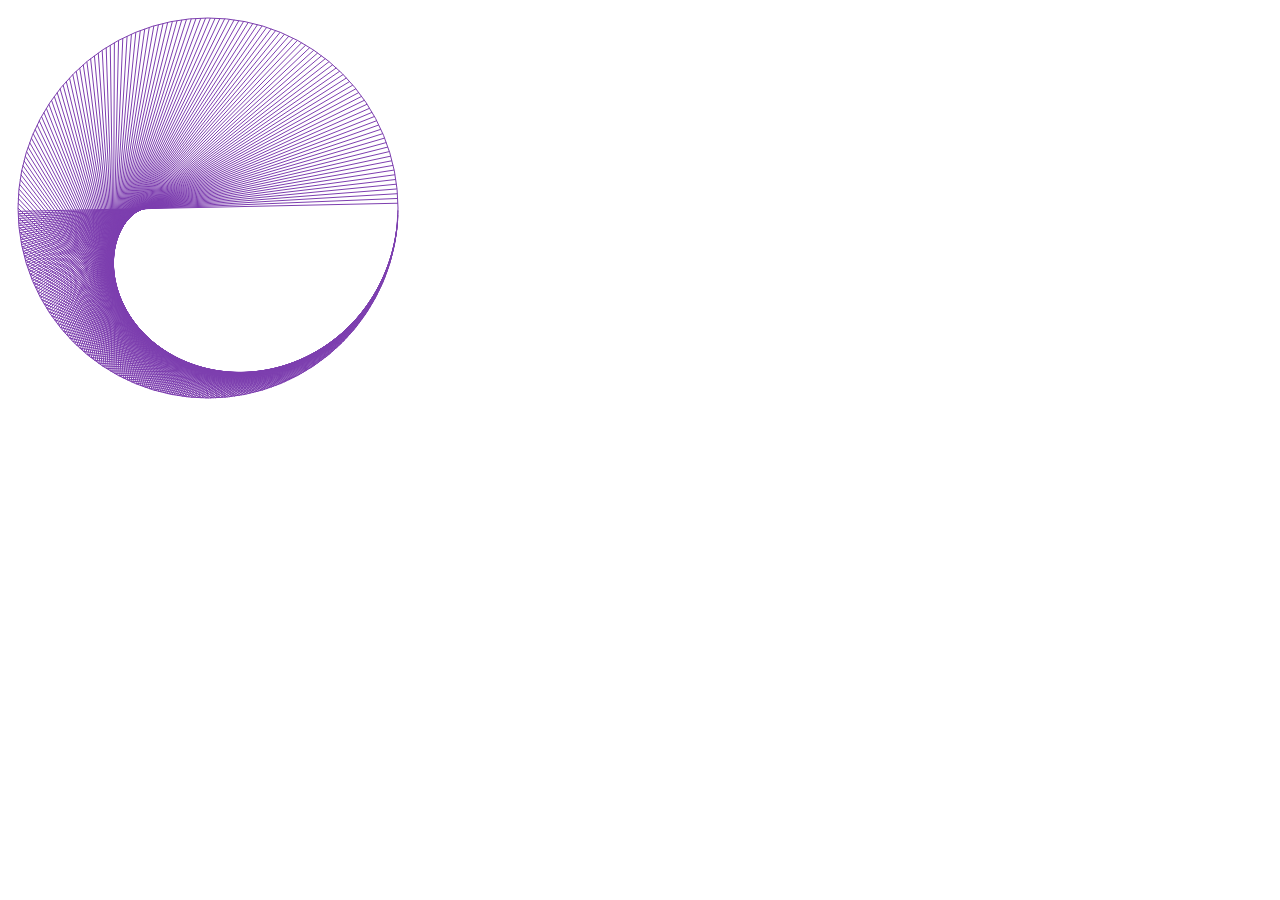
<file: docs/plugin/reveald3/demo/d3-fig/modular-multiplication.html>
<html>
  <head>
    <meta charset="utf-8">
    <title>Modular Multiplication Circle</title>
  </head>

  <body>
  	<div id="container"></div>
  </body>

  <script src='js/d3.v4.min.js'></script>

  <script>
  function main() {

  	var width = Math.min(400, window.innerHeight);
  	var height = Math.min(400, window.innerHeight);
  	var margin = 10;
  	var container = d3.select("#container");
  	var svg = container.append("svg")
  		.attr("width", width)
  		.attr("height", height);

  	var g = svg.append("g")
  		.attr("transform", "translate(" + width/2 + "," + height/2 + ")");
  	var mod = 0;
  	var radius = (d3.min([height, width]) - (2 * margin)) / 2;
  	var max = 250;

  	var scale = d3.scaleLinear()
  		.domain([0, max])
  		.range([0, 2 * Math.PI]);

  	var colorScale = d3.scaleSequential(d3.interpolateRainbow)
  		.domain([0, max/10]);

  	var circle = g.append("circle")
  		.attr("r", radius)
  		.attr("fill", "none")
  		.attr("stroke", colorScale(mod));

  	var lines = g.selectAll("line")
  		.data(Array.apply(null, Array(max)).map(function (_, i) { return i; } ))

  	lines.enter().append("line");

  	var tick = 100;
  	setInterval(function() {

  		g.selectAll("circle").transition()
  			.duration(tick)
  			.attr("stroke", colorScale(mod));

  		g.selectAll("line").transition()
  			.duration(tick)
  			.attr("x1", function(d) {
  				return radius * Math.cos(scale(d));
  			})
  			.attr("y1", function(d) {
  				return radius * Math.sin(scale(d));
  			})
  			.attr("x2", function(d) {
  				return radius * Math.cos(scale(mod*d));
  			})
  			.attr("y2", function(d) {
  				return radius * Math.sin(scale(mod*d));
  			})
  			.attr("stroke", colorScale(mod));

  		if (mod < 250) {
  			mod = mod + .1;
  		} else {
  			mod = 0;
  		}

  	}, tick)

  }

  window.onload = main;
  </script>
</html>
</file>
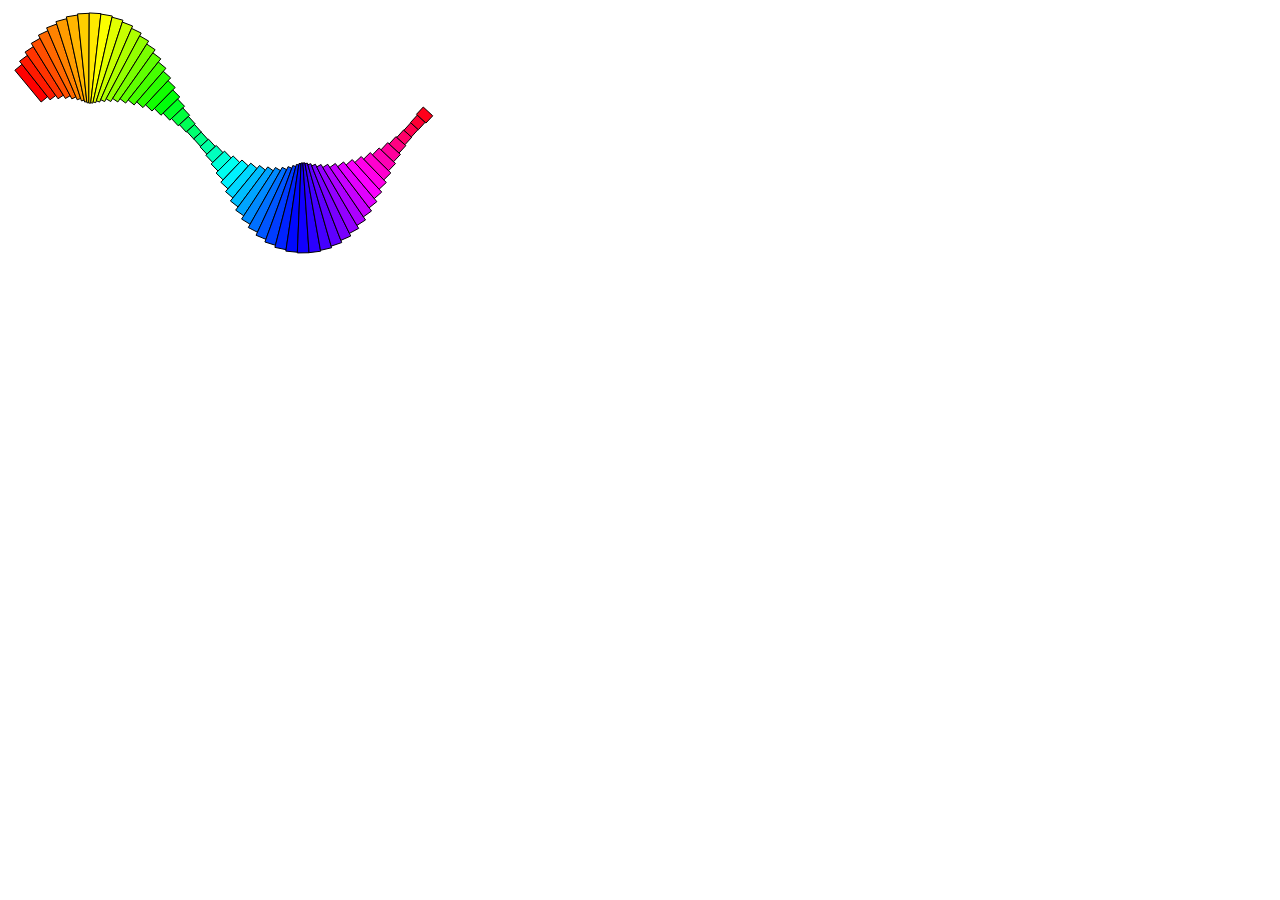
<file: docs/plugin/reveald3/demo/d3-fig/rainbow.html>
<!DOCTYPE html>
<meta charset="utf-8">
<style>

</style>
<body>
<script src="js/d3.v3.min.js"></script>
<script>

var margin = {top: 50, right: 20, bottom: 50, left: 20},
    // width = 960 - margin.left - margin.right,
    // height = 500 - margin.top - margin.bottom;
    width = Math.min(400, window.innerWidth - margin.left - margin.right - 10),
    height = Math.min(250 - margin.top - margin.bottom, window.innerHeight - margin.top - margin.bottom);
    

var x = d3.scale.linear()
    .domain([0, 5.9])
    .range([0, width]);

var y = d3.scale.linear()
    .domain([-1, 1])
    .range([height, 0]);

var z = d3.scale.linear()
    .domain([0, 5.9])
    .range([0, 360]);

var points = d3.range(0, 6, .1).map(function(t) {
  return {value: t, 0: x(t), 1: y(Math.sin(t))};
});

var svg = d3.select("body").append("svg")
    .attr("width", width + margin.left + margin.right)
    .attr("height", height + margin.top + margin.bottom)
  .append("g")
    .attr("transform", "translate(" + margin.left + "," + margin.top + ")");

var path = svg.selectAll("path")
    .data(quad(points))
  .enter().append("path")
    .style("fill", function(d) { return d3.hsl(z(d[1].value), 1, .5); })
    .style("stroke", "#000");

var t0 = Date.now();
d3.timer(function() {
  var dt = (Date.now() - t0) * .001;
  points.forEach(function(d) { d[1] = y(d.scale = Math.sin(d.value + dt)); });
  path.attr("d", function(d) { return lineJoin(d[0], d[1], d[2], d[3], 80 * d[1].scale * d[1].scale + 10); });
});

// Compute quads of adjacent points [p0, p1, p2, p3].
function quad(points) {
  return d3.range(points.length - 1).map(function(i) {
    return [points[i - 1], points[i], points[i + 1], points[i + 2]];
  });
}

// Compute stroke outline for segment p12.
function lineJoin(p0, p1, p2, p3, width) {
  var u12 = perp(p1, p2),
      r = width / 2,
      a = [p1[0] + u12[0] * r, p1[1] + u12[1] * r],
      b = [p2[0] + u12[0] * r, p2[1] + u12[1] * r],
      c = [p2[0] - u12[0] * r, p2[1] - u12[1] * r],
      d = [p1[0] - u12[0] * r, p1[1] - u12[1] * r];

  if (p0) { // clip ad and dc using average of u01 and u12
    var u01 = perp(p0, p1), e = [p1[0] + u01[0] + u12[0], p1[1] + u01[1] + u12[1]];
    a = lineIntersect(p1, e, a, b);
    d = lineIntersect(p1, e, d, c);
  }

  if (p3) { // clip ab and dc using average of u12 and u23
    var u23 = perp(p2, p3), e = [p2[0] + u23[0] + u12[0], p2[1] + u23[1] + u12[1]];
    b = lineIntersect(p2, e, a, b);
    c = lineIntersect(p2, e, d, c);
  }

  return "M" + a + "L" + b + " " + c + " " + d + "Z";
}

// Compute intersection of two infinite lines ab and cd.
function lineIntersect(a, b, c, d) {
  var x1 = c[0], x3 = a[0], x21 = d[0] - x1, x43 = b[0] - x3,
      y1 = c[1], y3 = a[1], y21 = d[1] - y1, y43 = b[1] - y3,
      ua = (x43 * (y1 - y3) - y43 * (x1 - x3)) / (y43 * x21 - x43 * y21);
  return [x1 + ua * x21, y1 + ua * y21];
}

// Compute unit vector perpendicular to p01.
function perp(p0, p1) {
  var u01x = p0[1] - p1[1], u01y = p1[0] - p0[0],
      u01d = Math.sqrt(u01x * u01x + u01y * u01y);
  return [u01x / u01d, u01y / u01d];
}

function recolorize(f, n1, n2){
  path.transition().duration(500)
    .style("fill", function(d) { return d3.hsl(z(d[1].value)/f, n1, n2); })
    // .style("fill", d => "yellow")
}

var _transitions = [
      {
        transitionForward: () => recolorize(0.1, 1, 0.5),
        transitionBackward: () => recolorize(1, 1, 0.5),
        index: 0
      },
      {
        transitionForward: () => recolorize(1, 0.5, 1),
        index: 2
      }
    ]


</script>
</file>
<file: docs/map.css>
<style type="text/css">

/*
Overall page layout
*/

.grid {
   /* Use CSS grid to maake layout into 100x100 grid. */
   display: grid;
   grid-gap: 0px;
   width: 100vw;
   height: 100vh;
   grid-template-rows: repeat(100, 1fr);
   grid-template-columns: repeat(100, 1fr);
}

/* Center row divs (eg for title, controls, map...)*/
#chart_and_controls {
  /* Create flexbox to git row_div content into CSS grid row as needed*/
  display: flex;
  /* Content runs left to right*/
  flex-direction: row;  
  /* Conent centered left to right*/
  justify-content: center; 
  /* Content centered top to bottom*/
  align-items: center;

  /* Run entire width of screen*/
  grid-column-start: 1;
  grid-column-end: -1;
}


/* Center row divs (eg for title, controls, map...)*/
.row_divs {
  /* Create flexbox to git row_div content into CSS grid row as needed*/
  display: flex;
  /* Content runs left to right*/
  flex-direction: row;  
  /* Conent centered left to right*/
  justify-content: center; 
  /* Content centered top to bottom*/
  align-items: center;

  /* Run entire width of screen*/
  grid-column-start: 1;
  grid-column-end: -1;
}

/* Size of divs for controls for map*/
.control_div {
  height: 100px;
}

.control_label_div {
  line-height: 100px; 
  float: left;
  height: 100px;
  /* Top, right, bottom, left*/
  margin: 0px 50px 0px 0px;
  display: inline-block;
}

/*
Section by section formatting
*/

/*
Title
*/
#title_text {
  font-family: "Source Sans Pro", Helvetica, sans-serif;
  font-size: 42px;
  text-transform: uppercase;
  color: darkblue;
  min-height:100px; /* This way chart beneath isn't shifting each time */
}

#subtitle_text {
  font-family: "Source Sans Pro", Helvetica, sans-serif;
  font-size: 42px;
  text-transform: uppercase;
  color: darkred;
}

/*
Time slider
*/

  /* Slider itself*/
  #slider_itself {
    display: inline-block;
    float: left;
    width: 350px;
    height: 100px;
    display:inline-block;
  }

  /* Play button*/

  /* Align button in center of a div*/
  #playButton_div {
    display: inline-block;
    line-height: 100px;
  }

  /* Color button etc. */
  #pb {
  background: #f08080;
  padding-right: 26px;
  border-radius: 3px;
  border: none;
  color: white;
  margin: 0;
  padding: 0 12px;
  width: 60px;
  cursor: pointer;
  height: 30px;
  }

#pb:hover {
  background-color: darkblue;
}    


/*
Radio buttons
*/

#radio-buttons {
  display: flex;
}

#button-label {
  display: flex;
  height: 100px;
  line-height: 100px;
}

#button-input {
  display: flex;
  height: 100px;
  line-height: 100px;
}

input[type="radio"]{
  /* Top, right, bottom, left*/
  margin: 0 25px 0 5px;
}


/*
Interactvity
*/



div.tooltip { 
    position: absolute;     
    text-align: center;     
    width: 100px;          
    min-height: 50px;         
    max-height: 300px;         
    padding: 2px;       
    font: 12px sans-serif;    
    background: red; 
    color: black;
    border: 0px;    
    border-radius: 8px;     
    pointer-events: none;     
}





/* Map */


.container {
  float: left;
}
.counties {
  fill: none;
}
.states {
  fill: none;
  stroke: #fff;
  stroke-linejoin: round;
}
.background {
  fill: white;
  stroke: white;
  stroke-linejoin: round;
}

.legend {
  font-size: 12px;
}

#dd_label_text_div {
  height: 100px;
  background-color: powderblue;
}




body {
  font-family:"avenir next", Arial, sans-serif;
  font-size: 12px;
  color: #696969;
  float: left;
}




.ticks {
  font-size: 10px;
}

.track,
.track-inset,
.track-overlay {
  stroke-linecap: round;
}

.track {
  stroke: #000;
  stroke-opacity: 0.3;
  stroke-width: 10px;
}

.track-inset {
  stroke: #dcdcdc;
  stroke-width: 8px;
}

.track-overlay {
  pointer-events: stroke;
  stroke-width: 50px;
  stroke: transparent;
  cursor: crosshair;
}

.handle {
  fill: #fff;
  stroke: #000;
  stroke-opacity: 0.5;
  stroke-width: 1.25px;
    }


#dd {
	background: #f08080;
  padding-right: 26px;
	border-radius: 3px;
  border: none;
	color: white;
	margin: 0;
	padding: 0 12px;
	width: auto;
	cursor: pointer;
	height: 30px;
}

.limit {
	position: absolute;
    top: 50%;
    left: 50%;
}

#maphover.tooltip { 
    /* Position the tooltip */
    position: absolute;
    text-align: center;     
    width: 80px;    
    height: auto;         
    padding: 2px;       
    font: 12px sans-serif;    
    background: lightblue; 
    border: 0px;    
    border-radius: 8px;     
    pointer-events: none;  
    font-family: "Source Sans Pro", Helvetica, sans-serif;
	  font-weight: 600;
    line-height: 1.2;
    letter-spacing: normal;
}


#vis {
  	float: left;
  	position: absolute;
  	top: 350px;
  	left: 750px;
}


</style>
</file>
<file: docs/plugin/reveald3/demo/reveal.js/css/theme/black.css>
/**
 * Black theme for reveal.js. This is the opposite of the 'white' theme.
 *
 * By Hakim El Hattab, http://hakim.se
 */
@import url(../../lib/font/source-sans-pro/source-sans-pro.css);
section.has-light-background, section.has-light-background h1, section.has-light-background h2, section.has-light-background h3, section.has-light-background h4, section.has-light-background h5, section.has-light-background h6 {
  color: #222; }

/*********************************************
 * GLOBAL STYLES
 *********************************************/
body {
  background: #222;
  background-color: #222; }

.reveal {
  font-family: "Source Sans Pro", Helvetica, sans-serif;
  font-size: 42px;
  font-weight: normal;
  color: #fff; }

::selection {
  color: #fff;
  background: #bee4fd;
  text-shadow: none; }

::-moz-selection {
  color: #fff;
  background: #bee4fd;
  text-shadow: none; }

.reveal .slides > section,
.reveal .slides > section > section {
  line-height: 1.3;
  font-weight: inherit; }

/*********************************************
 * HEADERS
 *********************************************/
.reveal h1,
.reveal h2,
.reveal h3,
.reveal h4,
.reveal h5,
.reveal h6 {
  margin: 0 0 20px 0;
  color: #fff;
  font-family: "Source Sans Pro", Helvetica, sans-serif;
  font-weight: 600;
  line-height: 1.2;
  letter-spacing: normal;
  text-transform: uppercase;
  text-shadow: none;
  word-wrap: break-word; }

.reveal h1 {
  font-size: 2.5em; }

.reveal h2 {
  font-size: 1.6em; }

.reveal h3 {
  font-size: 1.3em; }

.reveal h4 {
  font-size: 1em; }

.reveal h1 {
  text-shadow: none; }

/*********************************************
 * OTHER
 *********************************************/
.reveal p {
  margin: 20px 0;
  line-height: 1.3; }

/* Ensure certain elements are never larger than the slide itself */
.reveal img,
.reveal video,
.reveal iframe {
  max-width: 95%;
  max-height: 95%; }

.reveal strong,
.reveal b {
  font-weight: bold; }

.reveal em {
  font-style: italic; }

.reveal ol,
.reveal dl,
.reveal ul {
  display: inline-block;
  text-align: left;
  margin: 0 0 0 1em; }

.reveal ol {
  list-style-type: decimal; }

.reveal ul {
  list-style-type: disc; }

.reveal ul ul {
  list-style-type: square; }

.reveal ul ul ul {
  list-style-type: circle; }

.reveal ul ul,
.reveal ul ol,
.reveal ol ol,
.reveal ol ul {
  display: block;
  margin-left: 40px; }

.reveal dt {
  font-weight: bold; }

.reveal dd {
  margin-left: 40px; }

.reveal q,
.reveal blockquote {
  quotes: none; }

.reveal blockquote {
  display: block;
  position: relative;
  width: 70%;
  margin: 20px auto;
  padding: 5px;
  font-style: italic;
  background: rgba(255, 255, 255, 0.05);
  box-shadow: 0px 0px 2px rgba(0, 0, 0, 0.2); }

.reveal blockquote p:first-child,
.reveal blockquote p:last-child {
  display: inline-block; }

.reveal q {
  font-style: italic; }

.reveal pre {
  display: block;
  position: relative;
  width: 90%;
  margin: 20px auto;
  text-align: left;
  font-size: 0.55em;
  font-family: monospace;
  line-height: 1.2em;
  word-wrap: break-word;
  box-shadow: 0px 0px 6px rgba(0, 0, 0, 0.3); }

.reveal code {
  font-family: monospace; }

.reveal pre code {
  display: block;
  padding: 5px;
  overflow: auto;
  max-height: 400px;
  word-wrap: normal; }

.reveal table {
  margin: auto;
  border-collapse: collapse;
  border-spacing: 0; }

.reveal table th {
  font-weight: bold; }

.reveal table th,
.reveal table td {
  text-align: left;
  padding: 0.2em 0.5em 0.2em 0.5em;
  border-bottom: 1px solid; }

.reveal table th[align="center"],
.reveal table td[align="center"] {
  text-align: center; }

.reveal table th[align="right"],
.reveal table td[align="right"] {
  text-align: right; }

.reveal table tbody tr:last-child th,
.reveal table tbody tr:last-child td {
  border-bottom: none; }

.reveal sup {
  vertical-align: super; }

.reveal sub {
  vertical-align: sub; }

.reveal small {
  display: inline-block;
  font-size: 0.6em;
  line-height: 1.2em;
  vertical-align: top; }

.reveal small * {
  vertical-align: top; }

/*********************************************
 * LINKS
 *********************************************/
.reveal a {
  color: #42affa;
  text-decoration: none;
  -webkit-transition: color .15s ease;
  -moz-transition: color .15s ease;
  transition: color .15s ease; }

.reveal a:hover {
  color: #8dcffc;
  text-shadow: none;
  border: none; }

.reveal .roll span:after {
  color: #fff;
  background: #068de9; }

/*********************************************
 * IMAGES
 *********************************************/
.reveal section img {
  margin: 15px 0px;
  background: rgba(255, 255, 255, 0.12);
  border: 4px solid #fff;
  box-shadow: 0 0 10px rgba(0, 0, 0, 0.15); }

.reveal section img.plain {
  border: 0;
  box-shadow: none; }

.reveal a img {
  -webkit-transition: all .15s linear;
  -moz-transition: all .15s linear;
  transition: all .15s linear; }

.reveal a:hover img {
  background: rgba(255, 255, 255, 0.2);
  border-color: #42affa;
  box-shadow: 0 0 20px rgba(0, 0, 0, 0.55); }

/*********************************************
 * NAVIGATION CONTROLS
 *********************************************/
.reveal .controls .navigate-left,
.reveal .controls .navigate-left.enabled {
  border-right-color: #42affa; }

.reveal .controls .navigate-right,
.reveal .controls .navigate-right.enabled {
  border-left-color: #42affa; }

.reveal .controls .navigate-up,
.reveal .controls .navigate-up.enabled {
  border-bottom-color: #42affa; }

.reveal .controls .navigate-down,
.reveal .controls .navigate-down.enabled {
  border-top-color: #42affa; }

.reveal .controls .navigate-left.enabled:hover {
  border-right-color: #8dcffc; }

.reveal .controls .navigate-right.enabled:hover {
  border-left-color: #8dcffc; }

.reveal .controls .navigate-up.enabled:hover {
  border-bottom-color: #8dcffc; }

.reveal .controls .navigate-down.enabled:hover {
  border-top-color: #8dcffc; }

/*********************************************
 * PROGRESS BAR
 *********************************************/
.reveal .progress {
  background: rgba(0, 0, 0, 0.2); }

.reveal .progress span {
  background: #42affa;
  -webkit-transition: width 800ms cubic-bezier(0.26, 0.86, 0.44, 0.985);
  -moz-transition: width 800ms cubic-bezier(0.26, 0.86, 0.44, 0.985);
  transition: width 800ms cubic-bezier(0.26, 0.86, 0.44, 0.985); }
</file>
<file: docs/plugin/reveald3/demo/reveal.js/lib/css/zenburn.css>
/*

Zenburn style from voldmar.ru (c) Vladimir Epifanov <voldmar@voldmar.ru>
based on dark.css by Ivan Sagalaev

*/

.hljs {
  display: block;
  overflow-x: auto;
  padding: 0.5em;
  background: #3f3f3f;
  color: #dcdcdc;
}

.hljs-keyword,
.hljs-selector-tag,
.hljs-tag {
  color: #e3ceab;
}

.hljs-template-tag {
  color: #dcdcdc;
}

.hljs-number {
  color: #8cd0d3;
}

.hljs-variable,
.hljs-template-variable,
.hljs-attribute {
  color: #efdcbc;
}

.hljs-literal {
  color: #efefaf;
}

.hljs-subst {
  color: #8f8f8f;
}

.hljs-title,
.hljs-name,
.hljs-selector-id,
.hljs-selector-class,
.hljs-section,
.hljs-type {
  color: #efef8f;
}

.hljs-symbol,
.hljs-bullet,
.hljs-link {
  color: #dca3a3;
}

.hljs-deletion,
.hljs-string,
.hljs-built_in,
.hljs-builtin-name {
  color: #cc9393;
}

.hljs-addition,
.hljs-comment,
.hljs-quote,
.hljs-meta {
  color: #7f9f7f;
}


.hljs-emphasis {
  font-style: italic;
}

.hljs-strong {
  font-weight: bold;
}
</file>
<file: docs/plugin/reveald3/demo/reveal.js/css/custom-gc.css>
/*********************************************
 * GLOBAL STYLES
 *********************************************/

body section {
  color: #d2d2d2;
}

.reveal {
  font-family: "Raleway";
  /*font-size: 1.5em;*/
  font-weight: normal;
  color: #000000;}


/*********************************************
 * CSS BACKGROUNDS AND MORE !!!!
 *********************************************/

html.bg-turq-slant .slide-background.present {
  background-image: linear-gradient( 120deg, turquoise 0%, rebeccapurple 100% );
  background-size: 100% 100%;
  background-position: center center;
  background-repeat: no-repeat; }


section .fancy-border{
  color: #ffffff;
	border: 0.2em solid transparent !important;
	background-image:
	linear-gradient( #222, #222 ),
 	linear-gradient( 270deg, #00D7B9 0, #B95DD7 50%, #FFB367 100% );
 	background-repeat: no-repeat;
 	background-origin:
 	padding-box, /* white bg */
 	border-box;  /* gradient bg */
  background-size:
  	100% 100%, /* white bg */
  	100% 100%; /* gradient bg */
  background-position:
  	0% 0%, /* white bg */
  	0% 0%; /* gradient bg */
  margin-bottom: 0.5em;
  padding-left:0.1em;
}


/*********************************************
* TRANSITIONS
*********************************************/

/*Workaround to get back correct behavior
of none-in and none-out*/

section[data-transition*="none-out"].present,
section[data-transition*="none-out"].past {
  transition-duration: 0s !important;
  }
section[data-transition*="none-in"].future,
section[data-transition*="none-in"].present {
    transition-duration: 0s !important;
}


/*********************************************
* SPECIAL SLIDE CLASSES
*********************************************/

.title-slide {
  display: flex !important;
  flex-direction: column !important;
  align-items: center;
  justify-content: center;
  height: 100%;
  width: 100%;
/*background: #7396a1;*/
}

.title-slide.fullwidth div{
  width: 100%;
}


/*********************************************
* HEADERS
*********************************************/
.reveal h1,
.reveal h2,
.reveal h3,
.reveal h4,
.reveal h5,
.reveal h6 {
  margin: 0 0 0 0;
  font-family: "Raleway", sans-serif;
  font-weight: 500;
  line-height: 1.2;
  letter-spacing: normal;
  text-shadow: none;
  word-wrap: break-word;
  text-transform: none;
  position: relative;
  text-align: left;
  /*vertical-align: text-bottom !important;*/
  padding-bottom: 0.4em;
}

.reveal p,
.reveal div p {
  text-align: left;
  font-size: 0.7em;
}

.reveal ul,
.reveal div ul,
.reveal p ul {
  font-size: 0.8em;
}
.tab { display:inline-block;
       margin-left: 40px !important; }

/*********************************************
* CSS GRID and co.
*********************************************/

section .normal { font-size: 0.7em !important;; }
section .small { font-size: 0.65em !important;; }
section .smaller { font-size: 0.6em !important;; }
section .smallest { font-size: 0.55em !important;; }
section .big { font-size: 1em !important;; }
section .bigger { font-size: 1.2em !important;; }
section .biggest { font-size: 1.5em !important;; }

section .left { text-align: left; }
section .right { text-align: right; }
section .center { text-align: center; }
section .justify { text-align: justify; }

section .strong { font-weight: bold; }
section .em { font-style: italic; }
section .u { text-decoration: underline; }
section .strike { text-decoration: line-through; }
section .tt { font-family: monospace; }
section .sf { font-family: sans-serif; }

section .u-warning {
  text-decoration: underline;
  text-decoration-color: #f0ad4e;
  -webkit-text-decoration-color: #f0ad4e;
}
section .u-info {
  text-decoration: underline;
  text-decoration-color: #5bc0de;
  -webkit-text-decoration-color: #5bc0de;
}
section .u-danger {
  text-decoration: underline;
  text-decoration-color: #d9534f;
  -webkit-text-decoration-color: #d9534f;
}
section .u-success {
  text-decoration: underline;
  text-decoration-color: #5cb85c;
  -webkit-text-decoration-color: #5cb85c;
}
section .u-muted {
  text-decoration: underline;
  text-decoration-color: #636c72;
  -webkit-text-decoration-color: #636c72;
}



section *,
body .reveal .slides section .fragment {
  transition-delay: 0s;
  -webkit-transition-delay: 0s;
  transition: all 0.4s ease;
  -webkit-transition: all 0.4s ease;
}

section .normal { color: #d2d2d2; }
section .muted { color: #636c72; }
section .info { color: #5bc0de; }
section .warning { color: #f0ad4e; }
section .danger { color: #d9534f; }
section .success { color: #5cb85c; }


section .persistent {
  visibility: visible !important;
  opacity: 1 !important;
}
section .hidden {
  visibility: hidden !important;
  opacity: 0 !important;
}
section .removed {
  display: none;
}

section pre code { overflow: hidden !important; }

section bspan,
section .bspan,
section .inline-block {
  display: inline-block !important;
}

section img.zoomed {
  transform: scale(1.2);
  z-index: 1;
}

section .push-left { float: left; display: inline-block; }
section .push-right { float: right; display: inline-block; }
section .clearfix { clear:both; }

body section .bg {
  background-color: rgba(255, 255, 255, 0.05);
}
body section .bg-muted {
  background-color: #c0c0c0;
  color: #636c72;
}
body section .bg-info {
  background-color: #d9edf7;
  color: #31708f;
}
body section .bg-warning {
  background-color: #fcf8e3;
  color: #8a6d3b;
}
body section .bg-danger {
  background-color: #f2dede;
  color: #a94442;
}
body section .bg-success {
  background-color: #dff0d8;
  color: #3c763d;
}

body section .highlight-bckg-info {
  background-color: #5bc0de;
  color: black;
}
body section .highlight-bckg-warning {
  background-color: #f0ad4e;
  color: black;
}
body section .highlight-bckg-muted {
  background-color: #636c72;
  color: black;
}
body section .highlight-bckg-danger {
  background-color: #d9534f;
  color: black;
}
body section .highlight-bckg-success {
  background-color: #5cb85c;
  color: black;
}


section .framed {
  border: 3px solid rgba(255, 255, 255, 0.05);
  border-radius: 10px;
  padding-left: 10px;
  padding-right: 10px;
}
section .boxed {
  border: 3px solid rgba(255, 255, 255, 0.05);
  padding-left: 10px;
  padding-right: 10px;
}
section .sided {
  border-left: 15px solid rgba(255, 255, 255, 0.2);
  background-color: rgba(255, 255, 255, 0.05);
  padding: 3px 10px 3px 10px;
}
section .padded {
  padding: 3px 10px 3px 10px;
}

section .quoted {
  background-color: rgba(255, 255, 255, 0.05);
  padding: 3px 10px 3px 10px;
  font-style: italic;
}
section .quoted:before {
  position: relative;
  top: -0.1em;
  content: "\f10d";
  font-family: "FontAwesome";
  color: rgba(255, 255, 255, 0.15);
  padding-right: 0.3em;
}
section .quoted:after {
  position: relative;
  top: 0.3em;
  content: "\f10e";
  font-family: "FontAwesome";
  color: rgba(255, 255, 255, 0.15);
  padding-left: 0.2em;
}

body section img {
  background: none !important;
  margin-top: 0 !important;
  border:none !important;
  box-shadow:none !important;
}

body section .rounded { border-radius: 10px; }
body section .unbordered {
  margin-top: 0;
  background:none;
  border:none;
  box-shadow:none;
  }
/*body section .unbordered  { border-style: none; }*/
body section .circled { border-radius: 50%; }
body section .flat { box-shadow: none; }


body section .border-light { border-color: #d2d2d2; }
body section .border-muted { border-color: #636c72; }
body section .border-info { border-color: #5bc0de; }
body section .border-warning { border-color: #f0ad4e; }
body section .border-danger { border-color: #d9534f; }
body section .border-success { border-color: #5cb85c; }

section .row:before,
section .row:after {
  content: "";
  display: table;
  clear: both;
}

section .row {
  margin: 0.15em 0em;
}

section .row *[class*='col-'] {
  box-sizing: border-box;
  position: relative;
  left: 0;
  float: left;
  min-height: 1px;
  padding: 0em 0.15em;
}

/*for tables*/
td {
  font-size: 0.6em !important;
  text-align: center !important;
}
th {
  font-size: 0.7em !important;
  text-align: center !important;
}

.table-vert td,
.table-vert th {
  border-right: solid 1px #d2d2d2;
  border-left: solid 1px #d2d2d2;
}

.table-leftalign td {
  font-size: 0.6em !important;
  text-align: left !important;
}
.table-leftalign th {
  font-size: 0.6em !important;
  text-align: left !important;
}

.no-top td,
.no-top th {
  border-top:0 none !important;
}
.no-bottom td,
.no-bottom th {
  border-bottom:0 none !important;
}
.vert-align td,
.vert-align th {
  vertical-align: middle !important;
}

.col-05 { width: 0.5%; }
.col-1 { width: 1%; }
.col-2 { width: 2%; }
.col-3 { width: 3%; }
.col-4 { width: 4%; }
.col-5 { width: 5%; }
.col-6 { width: 6%; }
.col-7 { width: 7%; }
.col-8 { width: 8%; }
.col-9 { width: 9%; }
.col-10 { width: 10%; }
.col-11 { width: 11%; }
.col-12 { width: 12%; }
.col-13 { width: 13%; }
.col-14 { width: 14%; }
.col-15 { width: 15%; }
.col-16 { width: 16%; }
.col-17 { width: 17%; }
.col-18 { width: 18%; }
.col-19 { width: 19%; }
.col-20 { width: 20%; }
.col-21 { width: 21%; }
.col-22 { width: 22%; }
.col-23 { width: 23%; }
.col-24 { width: 24%; }
.col-25 { width: 25%; }
.col-26 { width: 26%; }
.col-27 { width: 27%; }
.col-28 { width: 28%; }
.col-29 { width: 29%; }
.col-30 { width: 30%; }
.col-31 { width: 31%; }
.col-32 { width: 32%; }
.col-33 { width: 33.33%; }
.col-34 { width: 34%; }
.col-35 { width: 35%; }
.col-36 { width: 36%; }
.col-37 { width: 37%; }
.col-38 { width: 38%; }
.col-39 { width: 39%; }
.col-40 { width: 40%; }
.col-41 { width: 41%; }
.col-42 { width: 42%; }
.col-43 { width: 43%; }
.col-44 { width: 44%; }
.col-45 { width: 45%; }
.col-46 { width: 46%; }
.col-47 { width: 47%; }
.col-48 { width: 48%; }
.col-49 { width: 49%; }
.col-50 { width: 50%; }
.col-51 { width: 51%; }
.col-52 { width: 52%; }
.col-53 { width: 53%; }
.col-54 { width: 54%; }
.col-55 { width: 55%; }
.col-56 { width: 56%; }
.col-57 { width: 57%; }
.col-58 { width: 58%; }
.col-59 { width: 59%; }
.col-60 { width: 60%; }
.col-61 { width: 61%; }
.col-62 { width: 62%; }
.col-63 { width: 63%; }
.col-64 { width: 64%; }
.col-65 { width: 65%; }
.col-66 { width: 66.66%; }
.col-67 { width: 67%; }
.col-68 { width: 68%; }
.col-69 { width: 69%; }
.col-70 { width: 70%; }
.col-71 { width: 71%; }
.col-72 { width: 72%; }
.col-73 { width: 73%; }
.col-74 { width: 74%; }
.col-75 { width: 75%; }
.col-76 { width: 76%; }
.col-77 { width: 77%; }
.col-78 { width: 78%; }
.col-79 { width: 79%; }
.col-80 { width: 80%; }
.col-81 { width: 81%; }
.col-82 { width: 82%; }
.col-83 { width: 83%; }
.col-84 { width: 84%; }
.col-85 { width: 85%; }
.col-86 { width: 86%; }
.col-87 { width: 87%; }
.col-88 { width: 88%; }
.col-89 { width: 89%; }
.col-90 { width: 90%; }
.col-91 { width: 91%; }
.col-92 { width: 92%; }
.col-93 { width: 93%; }
.col-94 { width: 94%; }
.col-95 { width: 95%; }
.col-96 { width: 96%; }
.col-97 { width: 97%; }
.col-98 { width: 98%; }
.col-99 { width: 99%; }
.col-100 { width: 100%; }

.push-5 { left: 5% !important; }
.push-10 { left: 10% !important; }
.push-15 { left: 15% !important; }
.push-20 { left: 20% !important; }
.push-25 { left: 25% !important; }
.push-30 { left: 30% !important; }
.push-33 { left: 33.33% !important; }
.push-35 { left: 35% !important; }
.push-40 { left: 40% !important; }
.push-45 { left: 45% !important; }
.push-50 { left: 50% !important; }
.push-60 { left: 60% !important; }
.push-66 { left: 66.66% !important; }
.push-70 { left: 70% !important; }
.push-75 { left: 75% !important; }
.push-80 { left: 80% !important; }
.push-90 { left: 90% !important; }
.push-100 { left: 100% !important; }

.pull-5 { left: -5% !important; }
.pull-10 { left: -10% !important; }
.pull-15 { left: -15% !important; }
.pull-20 { left: -20% !important; }
.pull-25 { left: -25% !important; }
.pull-30 { left: -30% !important; }
.pull-35 { left: -35% !important; }
.pull-33 { left: -33.33% !important; }
.pull-40 { left: -40% !important; }
.pull-45 { left: -45% !important; }
.pull-50 { left: -50% !important; }
.pull-60 { left: -60% !important; }
.pull-66 { left: -66.66% !important; }
.pull-70 { left: -70% !important; }
.pull-75 { left: -75% !important; }
.pull-80 { left: -80% !important; }
.pull-90 { left: -90% !important; }
.pull-100 { left: -100% !important; }


.reveal .content-box {
  display: flex !important;
  flex-direction: column !important;
  align-items: center !important;
  padding: 1.5em 2em 1em;
  background: #000000;
  opacity: 0.75;}

.reveal .content-box h1 {
    color: #3399ff;
}


.no-margin-top {
  margin-top: 0 !important;
}
.no-margin-bottom {
  margin-bottom: 0 !important;
}

/*********************************************
* LIST WITH FONT AWESOME BULLET (class="icon")
*********************************************/

ul.icon
{
  list-style-type: none;
}

ul.icon li
{
  text-indent: -1.4em;
  margin: 0.5em 2em;
}

ul.icon li:before
{
  font-family: FontAwesome;
  content: "\f005"></i>;
  float: left;
  width: 1.4em;
  /*color: #8c8;*/
}

ul.icon li.circle:before { content: "\f111"; }
ul.icon li.check-circle:before { content: "\f058"; }
ul.icon li.square:before { content: "\f0c8"; }
ul.icon li.check-square:before { content: "\f14a"; }
ul.icon li.arrow-circle:before { content: "\f0a9"; }
ul.icon li.gear:before { content: "\f013"; }
ul.icon li.star:before { content: "\f005"; }
ul.icon li.caret-right:before { content: "\f0da"; }
ul.icon li.play-circle:before { content: "\f144"; }
ul.icon li.play:before { content: "\f04b"; }

/*********************************************
* HEADERS
*********************************************/

.showHeaderRight #myHeadRight {
  display: block;
  padding: 0.25em .5em .25em 0.5em;}
#myHeadRight {
  display: none;
  padding: 0;}

.showHeaderLeft #myHeadLeft {
  display: block;
  padding: 0.5em .25em .25em 0.5em;}
#myHeadLeft {
  display: none;
  padding: 0;}


/*********************************************
 * FOOTER
 *********************************************/

.showFooterRight #myFootRight {
  display: block;
 padding: 0.25em 0.5em 0.5em 0.5em;}
#myFootRight {
  display: none;
  padding: 0;
  color: #5bc0de;}

.showFooterLeft #myFootLeft {
  display: block;
  padding: 0.25em 0.5em 0.5em 0.5em;}
#myFootLeft {
  display: none;
  padding: 0;}





/*********************************************
* SCALE IFRAMES
*********************************************/

#scaled-frame-60 {
  width: 2000px;
  height: 1000px;
  border: 0px; }
#scaled-frame-60 {
  zoom: 0.6;
  -moz-transform: scale(0.6);
  -moz-transform-origin: 0 0;
  -o-transform: scale(0.6);
  -o-transform-origin: 0 0;
  -webkit-transform: scale(0.6);
  -webkit-transform-origin: 0 0;}

#scaled-frame-80 {
  width: 2000px;
  height: 1000px;
  border: 0px; }
#scaled-frame-80 {
  zoom: 0.80;
  -moz-transform: scale(0.80);
  -moz-transform-origin: 0 0;
  -o-transform: scale(0.80);
  -o-transform-origin: 0 0;
  -webkit-transform: scale(0.80);
  -webkit-transform-origin: 0 0;}

@media screen and (-webkit-min-device-pixel-ratio:0) {
 #scaled-frame-60  { zoom: 1;  }
 #scaled-frame-75  { zoom: 1;  }
}


/*********************************************
* HTML elements
*********************************************/
div.tooltip {
  color: white;
  position: absolute;
  text-align: left;
  width: auto;
  height: auto;
  padding: 5px;
  /*font-family: Futura;*/
  font: 12px sans-serif ;
  background: #FCB8C3FF;
  border: 0px;
  border-radius: 8px;
  pointer-events: none;
}

/*INPUT RANGES*/
input[type=range]{
    -webkit-appearance: none;
}
input[type=range]::-webkit-slider-runnable-track {
    /*width: 10em;*/
    height: 5px;
    background: #ddd;
    border: none;
    border-radius: 3px;
}
input[type=range]::-webkit-slider-thumb {
    -webkit-appearance: none;
    border: none;
    height: 16px;
    width: 16px;
    border-radius: 50%;
    background: #f0ad4e;
    margin-top: -4px;
}
input[type=range]:focus {
    outline: none;
}
input[type=range]:focus::-webkit-slider-runnable-track {
    background: #ccc;
}

/*INPUT SELECT*/
select {
  width: 7em;
  padding: 0.1em 0.1em 0.1em 0.3em;
  font-size: 0.45em;
  border: 0.1em solid #ccc;
  height: 1.8em;
  -webkit-appearance: none;
  -moz-appearance: none;
  appearance: none;
}


/*INPUT CHECKBOX*/
input[type="checkbox"]{
cursor: pointer;
-webkit-appearance: none;
appearance: none;
background: #d9534f;
border-radius: 0.6em;
box-sizing: border-box;
position: relative;
vertical-align: middle;
box-sizing: content-box ;
width: 2em;
height: 2em;
border-width: 0;
transition: all .1s linear;
}
input[type="checkbox"]:checked{
  background-color: #5cb85c;
}
input[type="checkbox"]:focus{
  outline: 0 none;
  box-shadow: none;
}

/*LABELS*/
label {
  text-align: left;
  font-size: 0.6em !important;
  display: inline-block !important;
  position: relative;
  vertical-align: middle !important;
}



/*********************************************
* IMAGE IN TEXT
*********************************************/

.clip-text {
    font-size: 4em !important;
    font-weight: bold;
    line-height: 1;
    position: relative;
    display: inline-block;
    /*margin: .25em;*/
    /*padding: .5em .75em;*/
    text-align: center;
    /* Color fallback */
    color: #fff;
    -webkit-background-clip: text;

    -webkit-text-fill-color: transparent;
}

.clip-text_london {
    background-image: url("../img/lec1/london.jpg");
}

/*********************************************
* fragment highlight
*********************************************/
.reveal .slides section .fragment.highlight-red-gc,
.reveal .slides section .fragment.highlight-blue-gc,
.reveal .slides section .fragment.highlight-yellow-gc,
.reveal .slides section .fragment.highlight-green-gc,
.reveal .slides section .fragment.highlight-gray-gc,
.reveal .slides section .fragment.highlight-bckg-yellow,
.reveal .slides section .fragment.highlight-bckg-gray,
.reveal .slides section .fragment.highlight-bckg-blue,
.reveal .slides section .fragment.highlight-bckg-red,
.reveal .slides section .fragment.highlight-bckg-green,
.reveal .slides section .fragment.highlight-current-bckg-yellow,
.reveal .slides section .fragment.highlight-current-bckg-gray,
.reveal .slides section .fragment.highlight-current-bckg-blue,
.reveal .slides section .fragment.highlight-current-bckg-red,
.reveal .slides section .fragment.highlight-current-bckg-green {
  opacity: 1;
  visibility: inherit; }

.reveal .slides section .fragment.highlight-blue-gc.visible {
  color: #5bc0de;
}
.reveal .slides section .fragment.highlight-yellow-gc.visible {
  color: #f0ad4e;
}
.reveal .slides section .fragment.highlight-gray-gc.visible {
  color: #636c72;
}
.reveal .slides section .fragment.highlight-red-gc.visible {
  color: #d9534f;
}
.reveal .slides section .fragment.highlight-green-gc.visible {
  color: #5cb85c;
}

.reveal .slides section .fragment.highlight-bckg-blue.visible {
  background-color: #5bc0de;
  color: black;
}
.reveal .slides section .fragment.highlight-bckg-yellow.visible {
  background-color: #f0ad4e;
  color: black;
}
.reveal .slides section .fragment.highlight-bckg-gray.visible {
  background-color: #636c72;
  color: black;
}
.reveal .slides section .fragment.highlight-bckg-red.visible {
  background-color: #d9534f;
  color: black;
}
.reveal .slides section .fragment.highlight-bckg-green.visible {
  background-color: #5cb85c;
  color: black;
}

.reveal .slides section .fragment.highlight-current-bckg-blue.current-fragment {
  background-color: #5bc0de;
  color: black;
}
.reveal .slides section .fragment.highlight-current-bckg-yellow.current-fragment {
  background-color: #f0ad4e;
  color: black;
}
.reveal .slides section .fragment.highlight-current-bckg-gray.current-fragment {
  background-color: #636c72;
  color: black;
}
.reveal .slides section .fragment.highlight-current-bckg-red.current-fragment {
  background-color: #d9534f;
  color: black;
}
.reveal .slides section .fragment.highlight-current-bckg-green.current-fragment {
  background-color: #5cb85c;
  color: black;
}


/*********************************************
* Rotation
*********************************************/

.rotation-30 {
    -ms-transform: rotate(30deg); /* IE 9 */
    -webkit-transform: rotate(30deg); /* Chrome, Safari, Opera */
    transform: rotate(30deg);
}
.rotation-45 {
    -ms-transform: rotate(45deg); /* IE 9 */
    -webkit-transform: rotate(45deg); /* Chrome, Safari, Opera */
    transform: rotate(45deg);
}
.rotation-60 {
    -ms-transform: rotate(60deg); /* IE 9 */
    -webkit-transform: rotate(60deg); /* Chrome, Safari, Opera */
    transform: rotate(60deg);
}
.rotation-90 {
    -ms-transform: rotate(90deg); /* IE 9 */
    -webkit-transform: rotate(90deg); /* Chrome, Safari, Opera */
    transform: rotate(90deg);
}
.rotation-105 {
    -ms-transform: rotate(105deg); /* IE 9 */
    -webkit-transform: rotate(105deg); /* Chrome, Safari, Opera */
    transform: rotate(105deg);
}
.rotation-120 {
    -ms-transform: rotate(120deg); /* IE 9 */
    -webkit-transform: rotate(120deg); /* Chrome, Safari, Opera */
    transform: rotate(120deg);
}
.rotation-150 {
    -ms-transform: rotate(150deg); /* IE 9 */
    -webkit-transform: rotate(150deg); /* Chrome, Safari, Opera */
    transform: rotate(150deg);
}
.rotation-180 {
    -ms-transform: rotate(180deg); /* IE 9 */
    -webkit-transform: rotate(180deg); /* Chrome, Safari, Opera */
    transform: rotate(180deg);
}
.rotation-210 {
    -ms-transform: rotate(210deg); /* IE 9 */
    -webkit-transform: rotate(210deg); /* Chrome, Safari, Opera */
    transform: rotate(210deg);
}
.rotation-240 {
    -ms-transform: rotate(240deg); /* IE 9 */
    -webkit-transform: rotate(240deg); /* Chrome, Safari, Opera */
    transform: rotate(240deg);
}
.rotation-270 {
    -ms-transform: rotate(270deg); /* IE 9 */
    -webkit-transform: rotate(270deg); /* Chrome, Safari, Opera */
    transform: rotate(270deg);
}
.rotation-300 {
    -ms-transform: rotate(300deg); /* IE 9 */
    -webkit-transform: rotate(300deg); /* Chrome, Safari, Opera */
    transform: rotate(300deg);
}
.rotation-315 {
    -ms-transform: rotate(315deg); /* IE 9 */
    -webkit-transform: rotate(315deg); /* Chrome, Safari, Opera */
    transform: rotate(315deg);
}
.rotation-330 {
    -ms-transform: rotate(330deg); /* IE 9 */
    -webkit-transform: rotate(330deg); /* Chrome, Safari, Opera */
    transform: rotate(330deg);
}

/*********************************************
* From TACHYONS CSS Toolkit
*********************************************/

.ba { border-style: solid; border-width: 1px; }
.bt { border-top-style: solid; border-top-width: 1px; }
.br { border-right-style: solid; border-right-width: 1px; }
.bb { border-bottom-style: solid; border-bottom-width: 1px; }
.bl { border-left-style: solid; border-left-width: 1px; }
.bn { border-style: none; border-width: 0; }

.b--dotted { border-style: dotted !important; }
.b--dashed { border-style: dashed !important; }
.b--solid {  border-style: solid !important; }
.b--none {   border-style: none !important; }

.bw0 { border-width: 0 !important; }
.bw1 { border-width: .125rem !important; }
.bw2 { border-width: .25rem !important; }
.bw3 { border-width: .5rem !important; }
.bw4 { border-width: 1rem !important; }
.bw5 { border-width: 2rem !important; }

.br0 { border-radius: 0 !important; }
.br1 { border-radius: .125rem !important; }
.br2 { border-radius: .25rem !important; }
.br3 { border-radius: .5rem !important; }
.br4 { border-radius: 1rem !important; }
.br-100 { border-radius: 100% !important; }
.br-pill { border-radius: 9999px !important; }
.br--bottom {
    border-top-left-radius: 0 !important;
    border-top-right-radius: 0 !important;
}
.br--top {
    border-bottom-left-radius: 0 !important;
    border-bottom-right-radius: 0 !important;
}
.br--right {
    border-top-left-radius: 0 !important;
    border-bottom-left-radius: 0 !important;
}
.br--left {
    border-top-right-radius: 0 !important;
    border-bottom-right-radius: 0 !important;
}

/*********************************************
* From BOOTSTRAP CSS
*********************************************/


.btn {
  display: inline-block;
  *display: inline;
  padding: 4px 12px;
  margin-bottom: 0;
  *margin-left: .3em;
  font-size: 14px;
  line-height: 20px;
  color: #333333;
  text-align: center;
  text-shadow: 0 1px 1px rgba(255, 255, 255, 0.75);
  vertical-align: middle;
  cursor: pointer;
  background-color: #f5f5f5;
  *background-color: #e6e6e6;
  background-image: -moz-linear-gradient(top, #ffffff, #e6e6e6);
  background-image: -webkit-gradient(linear, 0 0, 0 100%, from(#ffffff), to(#e6e6e6));
  background-image: -webkit-linear-gradient(top, #ffffff, #e6e6e6);
  background-image: -o-linear-gradient(top, #ffffff, #e6e6e6);
  background-image: linear-gradient(to bottom, #ffffff, #e6e6e6);
  background-repeat: repeat-x;
  border: 1px solid #cccccc;
  *border: 0;
  border-color: #e6e6e6 #e6e6e6 #bfbfbf;
  border-color: rgba(0, 0, 0, 0.1) rgba(0, 0, 0, 0.1) rgba(0, 0, 0, 0.25);
  border-bottom-color: #b3b3b3;
  -webkit-border-radius: 4px;
     -moz-border-radius: 4px;
          border-radius: 4px;
  filter: progid:DXImageTransform.Microsoft.gradient(startColorstr='#ffffffff', endColorstr='#ffe6e6e6', GradientType=0);
  filter: progid:DXImageTransform.Microsoft.gradient(enabled=false);
  *zoom: 1;
  -webkit-box-shadow: inset 0 1px 0 rgba(255, 255, 255, 0.2), 0 1px 2px rgba(0, 0, 0, 0.05);
     -moz-box-shadow: inset 0 1px 0 rgba(255, 255, 255, 0.2), 0 1px 2px rgba(0, 0, 0, 0.05);
          box-shadow: inset 0 1px 0 rgba(255, 255, 255, 0.2), 0 1px 2px rgba(0, 0, 0, 0.05);
}

.btn:hover,
.btn:focus,
.btn:active,
.btn.active,
.btn.disabled,
.btn[disabled] {
  color: #333333;
  background-color: #e6e6e6;
  *background-color: #d9d9d9;
}

.btn:active,
.btn.active {
  background-color: #cccccc \9;
}

.btn:first-child {
  *margin-left: 0;
}

.btn:hover,
.btn:focus {
  color: #333333;
  text-decoration: none;
  background-position: 0 -15px;
  -webkit-transition: background-position 0.1s linear;
     -moz-transition: background-position 0.1s linear;
       -o-transition: background-position 0.1s linear;
          transition: background-position 0.1s linear;
}

.btn:focus {
  outline: thin dotted #333;
  outline: 5px auto -webkit-focus-ring-color;
  outline-offset: -2px;
}

.btn.active,
.btn:active {
  background-image: none;
  outline: 0;
  -webkit-box-shadow: inset 0 2px 4px rgba(0, 0, 0, 0.15), 0 1px 2px rgba(0, 0, 0, 0.05);
     -moz-box-shadow: inset 0 2px 4px rgba(0, 0, 0, 0.15), 0 1px 2px rgba(0, 0, 0, 0.05);
          box-shadow: inset 0 2px 4px rgba(0, 0, 0, 0.15), 0 1px 2px rgba(0, 0, 0, 0.05);
}

.btn.disabled,
.btn[disabled] {
  cursor: default;
  background-image: none;
  opacity: 0.65;
  filter: alpha(opacity=65);
  -webkit-box-shadow: none;
     -moz-box-shadow: none;
          box-shadow: none;
}

.btn-large {
  padding: 11px 19px;
  font-size: 17.5px;
  -webkit-border-radius: 6px;
     -moz-border-radius: 6px;
          border-radius: 6px;
}

.btn-large [class^="icon-"],
.btn-large [class*=" icon-"] {
  margin-top: 4px;
}

.btn-small {
  padding: 2px 10px;
  font-size: 11.9px;
  -webkit-border-radius: 3px;
     -moz-border-radius: 3px;
          border-radius: 3px;
}

.btn-small [class^="icon-"],
.btn-small [class*=" icon-"] {
  margin-top: 0;
}

.btn-mini [class^="icon-"],
.btn-mini [class*=" icon-"] {
  margin-top: -1px;
}

.btn-mini {
  padding: 0 6px;
  font-size: 10.5px;
  -webkit-border-radius: 3px;
     -moz-border-radius: 3px;
          border-radius: 3px;
}

.btn-block {
  display: block;
  width: 100%;
  padding-right: 0;
  padding-left: 0;
  -webkit-box-sizing: border-box;
     -moz-box-sizing: border-box;
          box-sizing: border-box;
}

.btn-block + .btn-block {
  margin-top: 5px;
}

input[type="submit"].btn-block,
input[type="reset"].btn-block,
input[type="button"].btn-block {
  width: 100%;
}

.btn-primary.active,
.btn-warning.active,
.btn-danger.active,
.btn-success.active,
.btn-info.active,
.btn-inverse.active {
  color: rgba(255, 255, 255, 0.75);
}

.btn-primary {
  color: #ffffff;
  text-shadow: 0 -1px 0 rgba(0, 0, 0, 0.25);
  background-color: #006dcc;
  *background-color: #0044cc;
  background-image: -moz-linear-gradient(top, #0088cc, #0044cc);
  background-image: -webkit-gradient(linear, 0 0, 0 100%, from(#0088cc), to(#0044cc));
  background-image: -webkit-linear-gradient(top, #0088cc, #0044cc);
  background-image: -o-linear-gradient(top, #0088cc, #0044cc);
  background-image: linear-gradient(to bottom, #0088cc, #0044cc);
  background-repeat: repeat-x;
  border-color: #0044cc #0044cc #002a80;
  border-color: rgba(0, 0, 0, 0.1) rgba(0, 0, 0, 0.1) rgba(0, 0, 0, 0.25);
  filter: progid:DXImageTransform.Microsoft.gradient(startColorstr='#ff0088cc', endColorstr='#ff0044cc', GradientType=0);
  filter: progid:DXImageTransform.Microsoft.gradient(enabled=false);
}

.btn-primary:hover,
.btn-primary:focus,
.btn-primary:active,
.btn-primary.active,
.btn-primary.disabled,
.btn-primary[disabled] {
  color: #ffffff;
  background-color: #0044cc;
  *background-color: #003bb3;
}

.btn-primary:active,
.btn-primary.active {
  background-color: #003399 \9;
}

.btn-warning {
  color: #ffffff;
  text-shadow: 0 -1px 0 rgba(0, 0, 0, 0.25);
  background-color: #faa732;
  *background-color: #f89406;
  background-image: -moz-linear-gradient(top, #fbb450, #f89406);
  background-image: -webkit-gradient(linear, 0 0, 0 100%, from(#fbb450), to(#f89406));
  background-image: -webkit-linear-gradient(top, #fbb450, #f89406);
  background-image: -o-linear-gradient(top, #fbb450, #f89406);
  background-image: linear-gradient(to bottom, #fbb450, #f89406);
  background-repeat: repeat-x;
  border-color: #f89406 #f89406 #ad6704;
  border-color: rgba(0, 0, 0, 0.1) rgba(0, 0, 0, 0.1) rgba(0, 0, 0, 0.25);
  filter: progid:DXImageTransform.Microsoft.gradient(startColorstr='#fffbb450', endColorstr='#fff89406', GradientType=0);
  filter: progid:DXImageTransform.Microsoft.gradient(enabled=false);
}

.btn-warning:hover,
.btn-warning:focus,
.btn-warning:active,
.btn-warning.active,
.btn-warning.disabled,
.btn-warning[disabled] {
  color: #ffffff;
  background-color: #f89406;
  *background-color: #df8505;
}

.btn-warning:active,
.btn-warning.active {
  background-color: #c67605 \9;
}

.btn-danger {
  color: #ffffff;
  text-shadow: 0 -1px 0 rgba(0, 0, 0, 0.25);
  background-color: #da4f49;
  *background-color: #bd362f;
  background-image: -moz-linear-gradient(top, #ee5f5b, #bd362f);
  background-image: -webkit-gradient(linear, 0 0, 0 100%, from(#ee5f5b), to(#bd362f));
  background-image: -webkit-linear-gradient(top, #ee5f5b, #bd362f);
  background-image: -o-linear-gradient(top, #ee5f5b, #bd362f);
  background-image: linear-gradient(to bottom, #ee5f5b, #bd362f);
  background-repeat: repeat-x;
  border-color: #bd362f #bd362f #802420;
  border-color: rgba(0, 0, 0, 0.1) rgba(0, 0, 0, 0.1) rgba(0, 0, 0, 0.25);
  filter: progid:DXImageTransform.Microsoft.gradient(startColorstr='#ffee5f5b', endColorstr='#ffbd362f', GradientType=0);
  filter: progid:DXImageTransform.Microsoft.gradient(enabled=false);
}

.btn-danger:hover,
.btn-danger:focus,
.btn-danger:active,
.btn-danger.active,
.btn-danger.disabled,
.btn-danger[disabled] {
  color: #ffffff;
  background-color: #bd362f;
  *background-color: #a9302a;
}

.btn-danger:active,
.btn-danger.active {
  background-color: #942a25 \9;
}

.btn-success {
  color: #ffffff;
  text-shadow: 0 -1px 0 rgba(0, 0, 0, 0.25);
  background-color: #5bb75b;
  *background-color: #51a351;
  background-image: -moz-linear-gradient(top, #62c462, #51a351);
  background-image: -webkit-gradient(linear, 0 0, 0 100%, from(#62c462), to(#51a351));
  background-image: -webkit-linear-gradient(top, #62c462, #51a351);
  background-image: -o-linear-gradient(top, #62c462, #51a351);
  background-image: linear-gradient(to bottom, #62c462, #51a351);
  background-repeat: repeat-x;
  border-color: #51a351 #51a351 #387038;
  border-color: rgba(0, 0, 0, 0.1) rgba(0, 0, 0, 0.1) rgba(0, 0, 0, 0.25);
  filter: progid:DXImageTransform.Microsoft.gradient(startColorstr='#ff62c462', endColorstr='#ff51a351', GradientType=0);
  filter: progid:DXImageTransform.Microsoft.gradient(enabled=false);
}

.btn-success:hover,
.btn-success:focus,
.btn-success:active,
.btn-success.active,
.btn-success.disabled,
.btn-success[disabled] {
  color: #ffffff;
  background-color: #51a351;
  *background-color: #499249;
}

.btn-success:active,
.btn-success.active {
  background-color: #408140 \9;
}

.btn-info {
  color: #ffffff;
  text-shadow: 0 -1px 0 rgba(0, 0, 0, 0.25);
  background-color: #49afcd;
  *background-color: #2f96b4;
  background-image: -moz-linear-gradient(top, #5bc0de, #2f96b4);
  background-image: -webkit-gradient(linear, 0 0, 0 100%, from(#5bc0de), to(#2f96b4));
  background-image: -webkit-linear-gradient(top, #5bc0de, #2f96b4);
  background-image: -o-linear-gradient(top, #5bc0de, #2f96b4);
  background-image: linear-gradient(to bottom, #5bc0de, #2f96b4);
  background-repeat: repeat-x;
  border-color: #2f96b4 #2f96b4 #1f6377;
  border-color: rgba(0, 0, 0, 0.1) rgba(0, 0, 0, 0.1) rgba(0, 0, 0, 0.25);
  filter: progid:DXImageTransform.Microsoft.gradient(startColorstr='#ff5bc0de', endColorstr='#ff2f96b4', GradientType=0);
  filter: progid:DXImageTransform.Microsoft.gradient(enabled=false);
}

.btn-info:hover,
.btn-info:focus,
.btn-info:active,
.btn-info.active,
.btn-info.disabled,
.btn-info[disabled] {
  color: #ffffff;
  background-color: #2f96b4;
  *background-color: #2a85a0;
}

.btn-info:active,
.btn-info.active {
  background-color: #24748c \9;
}

.btn-inverse {
  color: #ffffff;
  text-shadow: 0 -1px 0 rgba(0, 0, 0, 0.25);
  background-color: #363636;
  *background-color: #222222;
  background-image: -moz-linear-gradient(top, #444444, #222222);
  background-image: -webkit-gradient(linear, 0 0, 0 100%, from(#444444), to(#222222));
  background-image: -webkit-linear-gradient(top, #444444, #222222);
  background-image: -o-linear-gradient(top, #444444, #222222);
  background-image: linear-gradient(to bottom, #444444, #222222);
  background-repeat: repeat-x;
  border-color: #222222 #222222 #000000;
  border-color: rgba(0, 0, 0, 0.1) rgba(0, 0, 0, 0.1) rgba(0, 0, 0, 0.25);
  filter: progid:DXImageTransform.Microsoft.gradient(startColorstr='#ff444444', endColorstr='#ff222222', GradientType=0);
  filter: progid:DXImageTransform.Microsoft.gradient(enabled=false);
}

.btn-inverse:hover,
.btn-inverse:focus,
.btn-inverse:active,
.btn-inverse.active,
.btn-inverse.disabled,
.btn-inverse[disabled] {
  color: #ffffff;
  background-color: #222222;
  *background-color: #151515;
}

.btn-inverse:active,
.btn-inverse.active {
  background-color: #080808 \9;
}

button.btn,
input[type="submit"].btn {
  *padding-top: 3px;
  *padding-bottom: 3px;
}

button.btn::-moz-focus-inner,
input[type="submit"].btn::-moz-focus-inner {
  padding: 0;
  border: 0;
}

button.btn.btn-large,
input[type="submit"].btn.btn-large {
  *padding-top: 7px;
  *padding-bottom: 7px;
}

button.btn.btn-small,
input[type="submit"].btn.btn-small {
  *padding-top: 3px;
  *padding-bottom: 3px;
}

button.btn.btn-mini,
input[type="submit"].btn.btn-mini {
  *padding-top: 1px;
  *padding-bottom: 1px;
}
</file>
